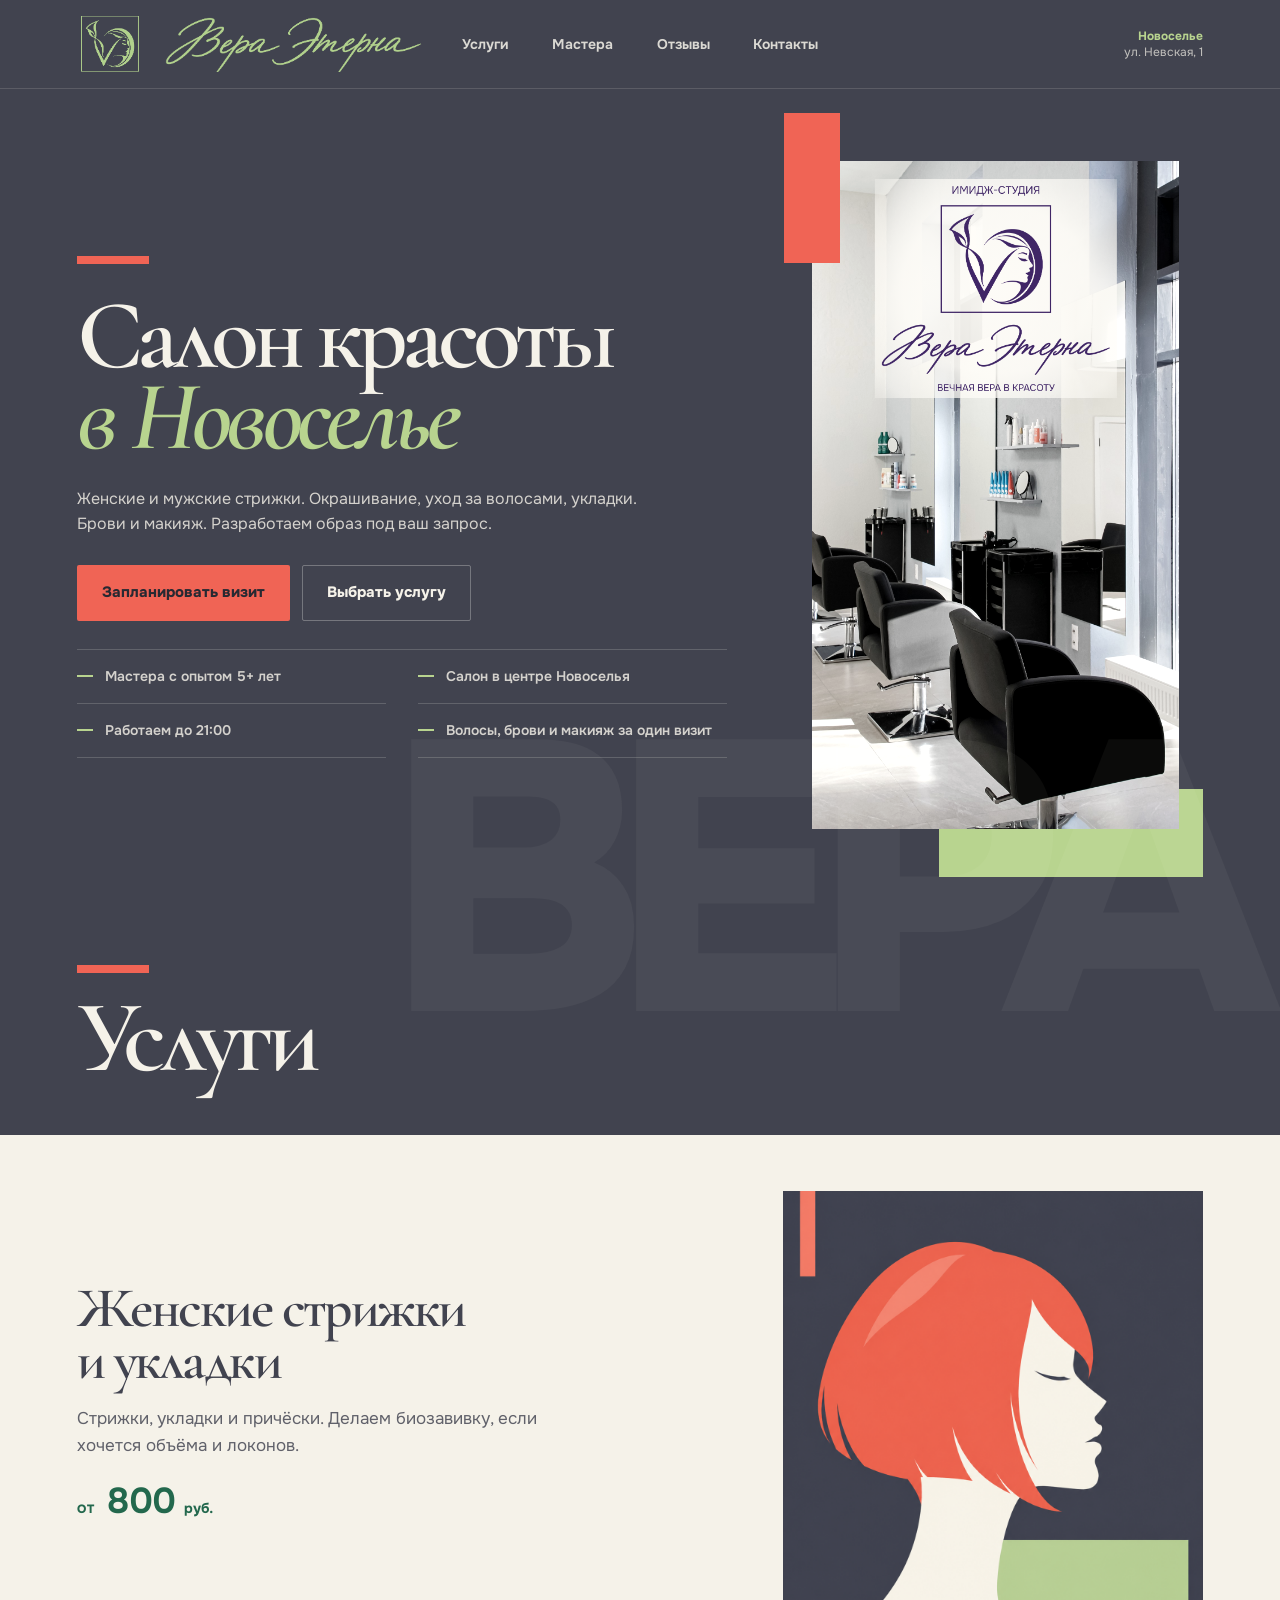
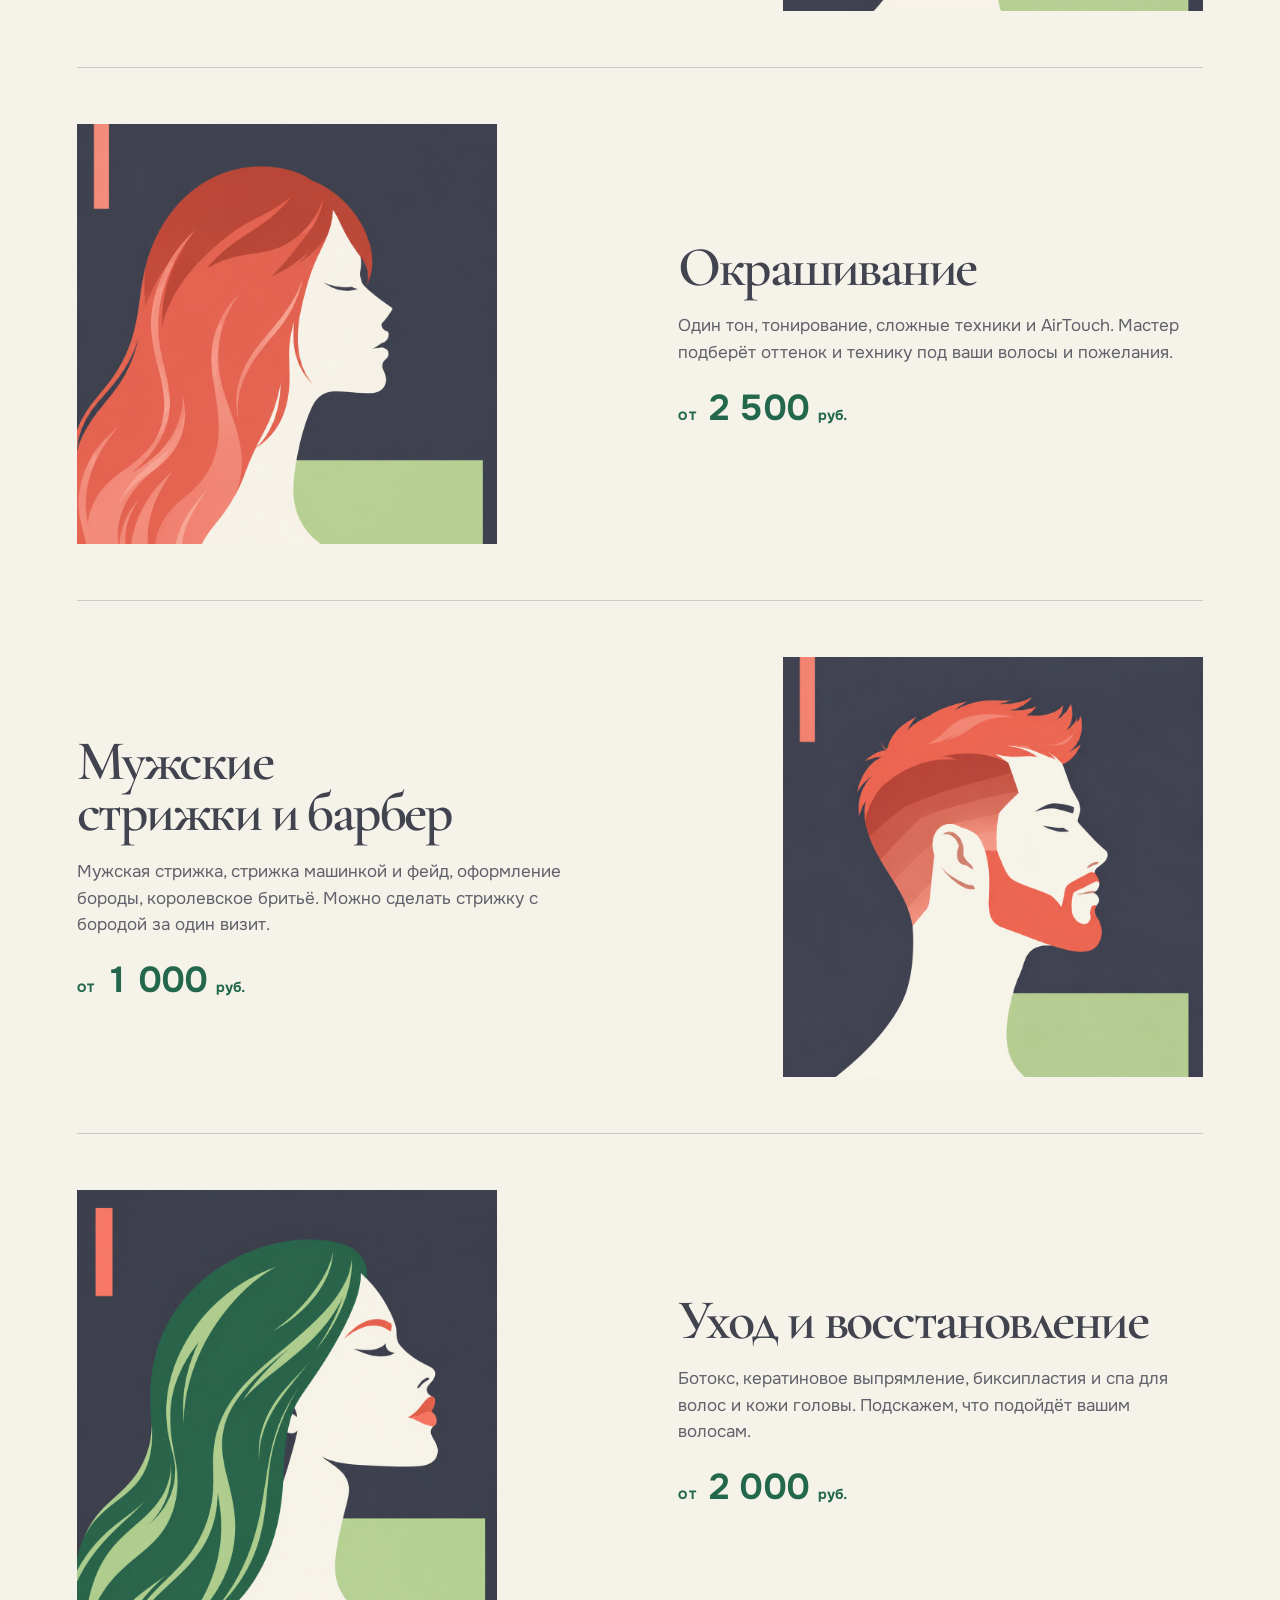
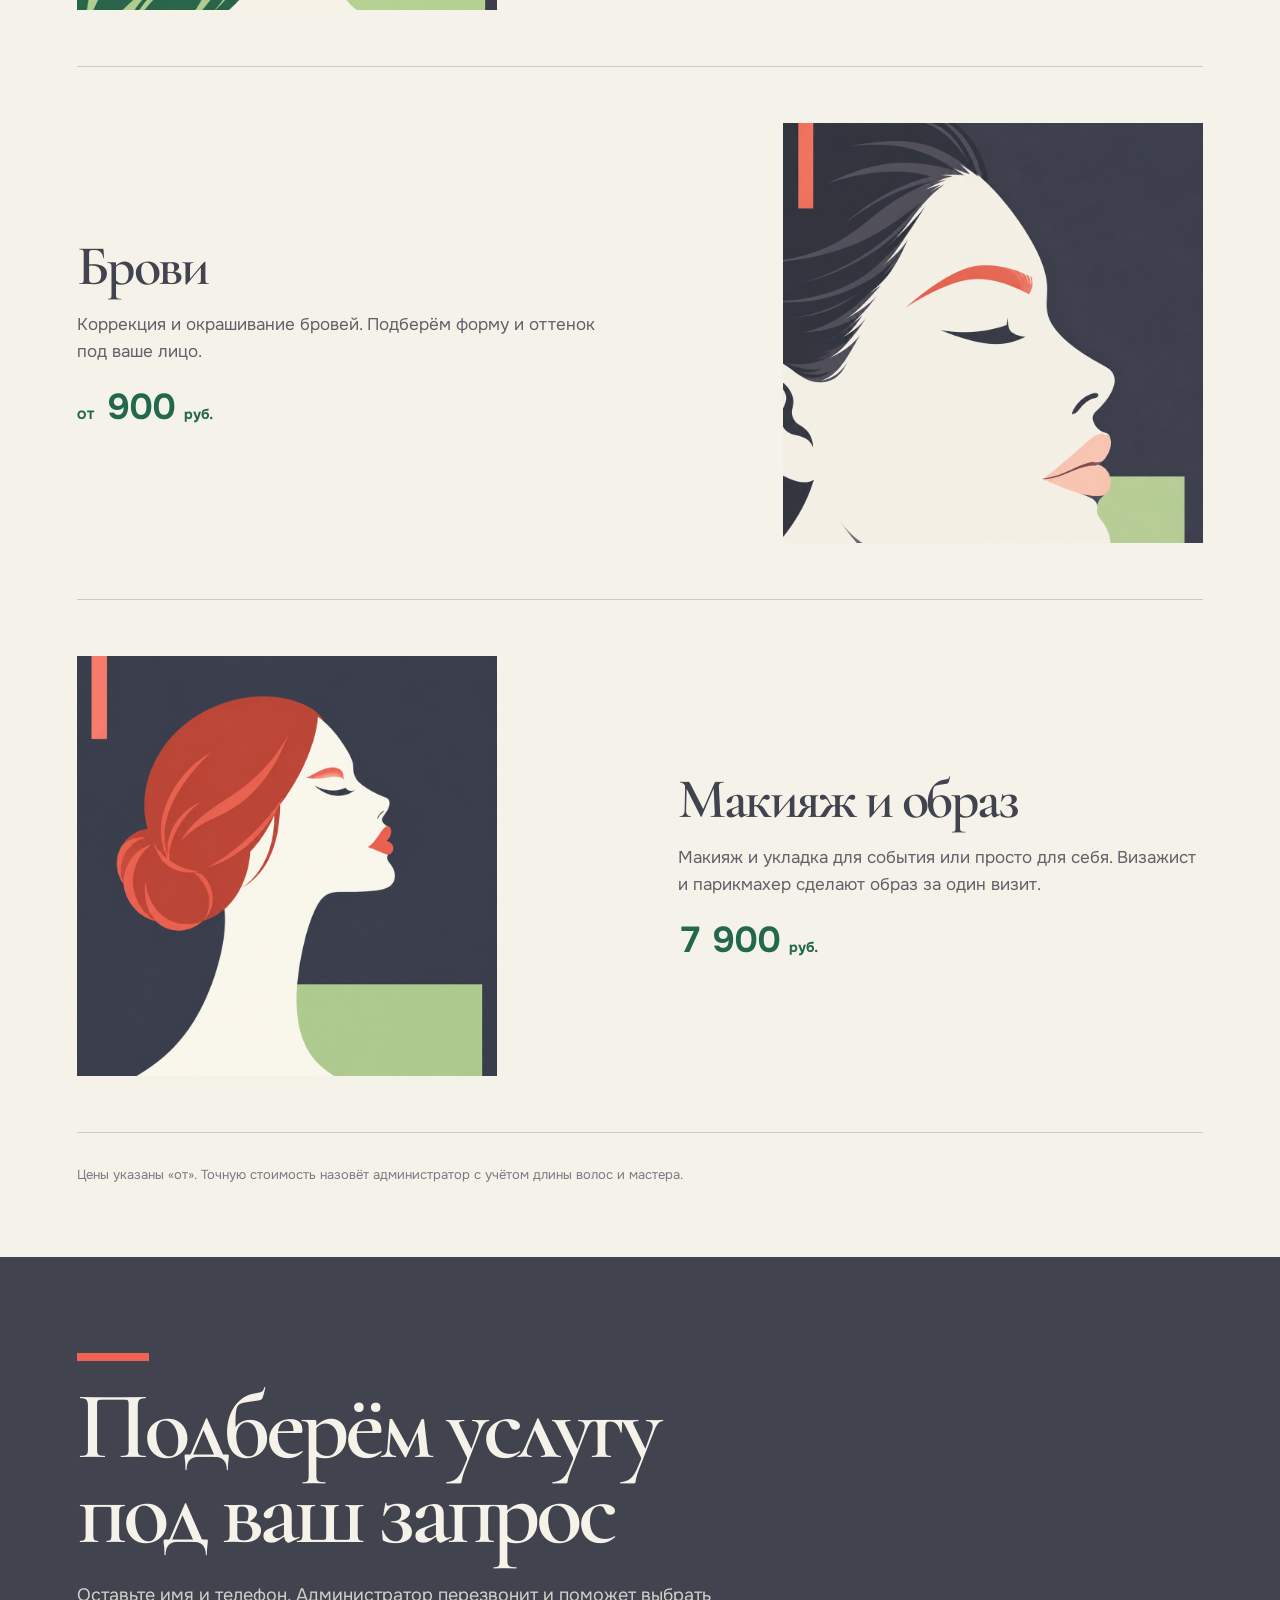
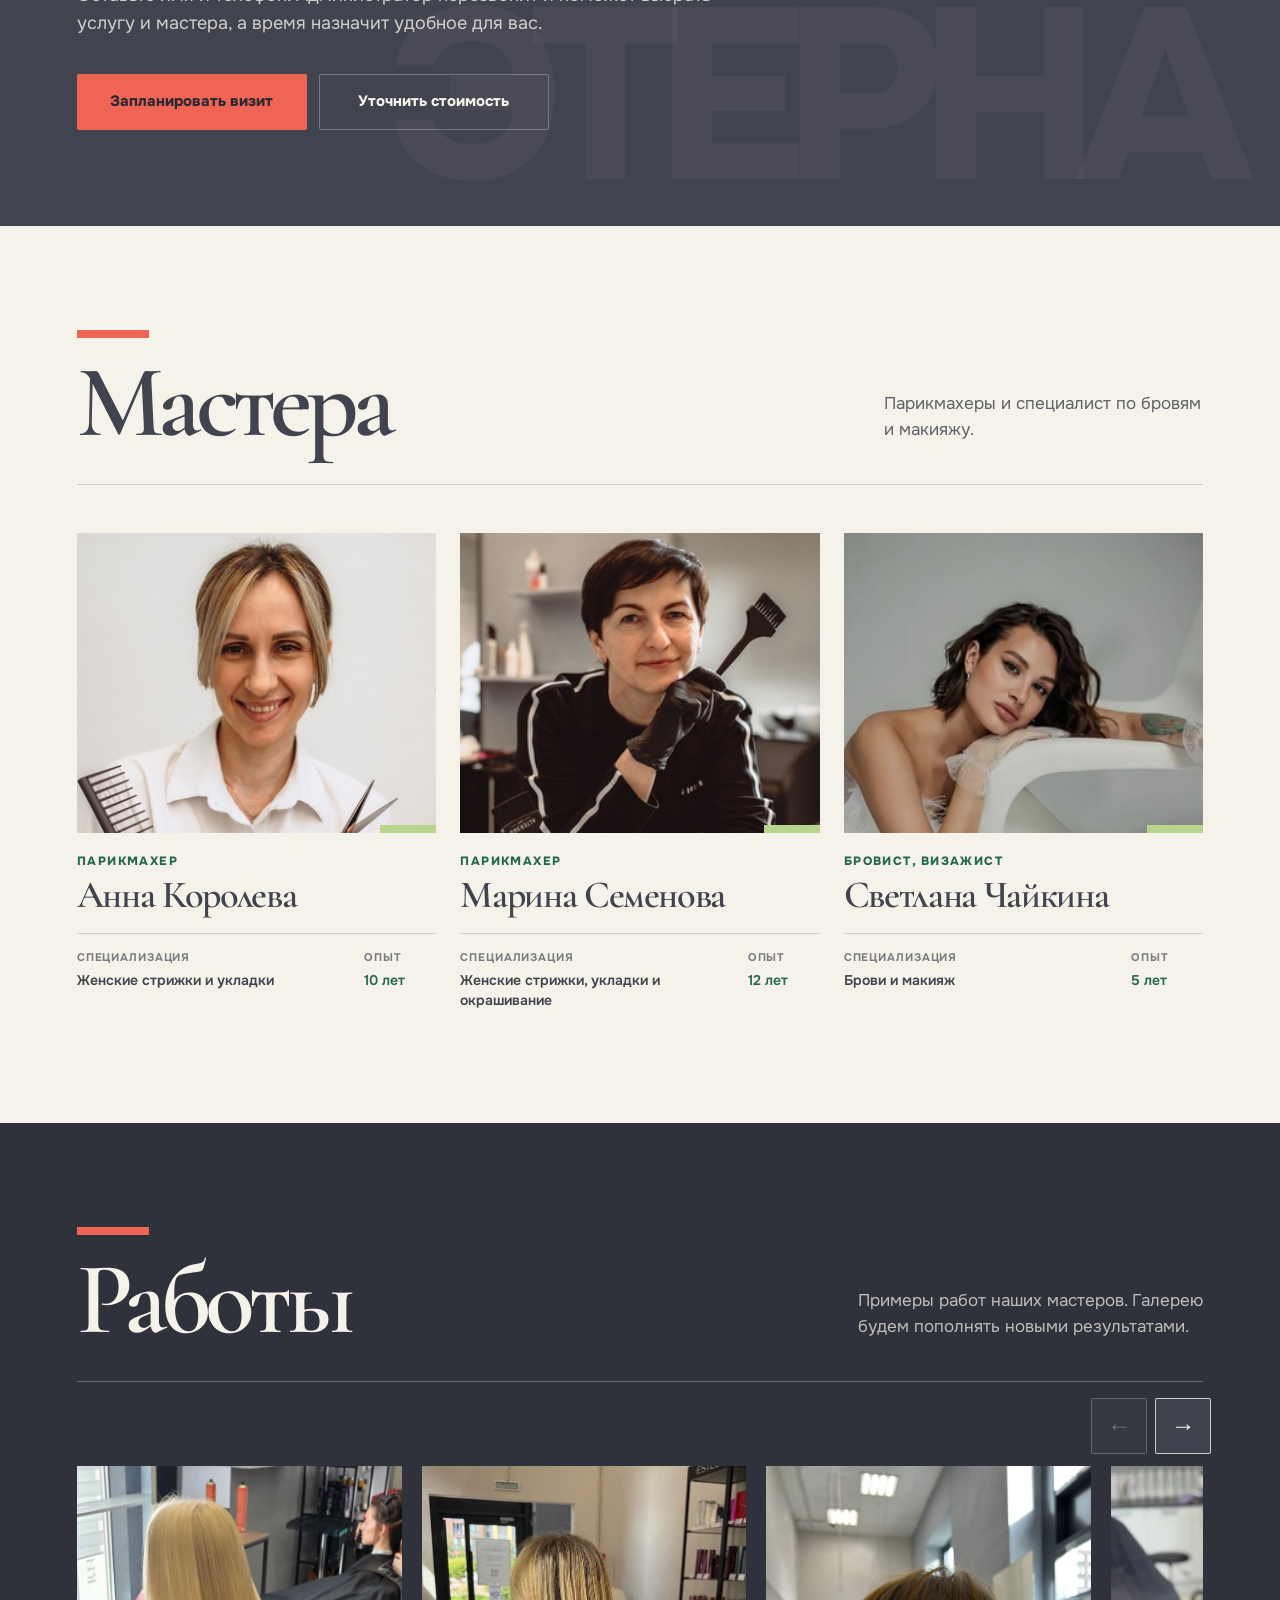
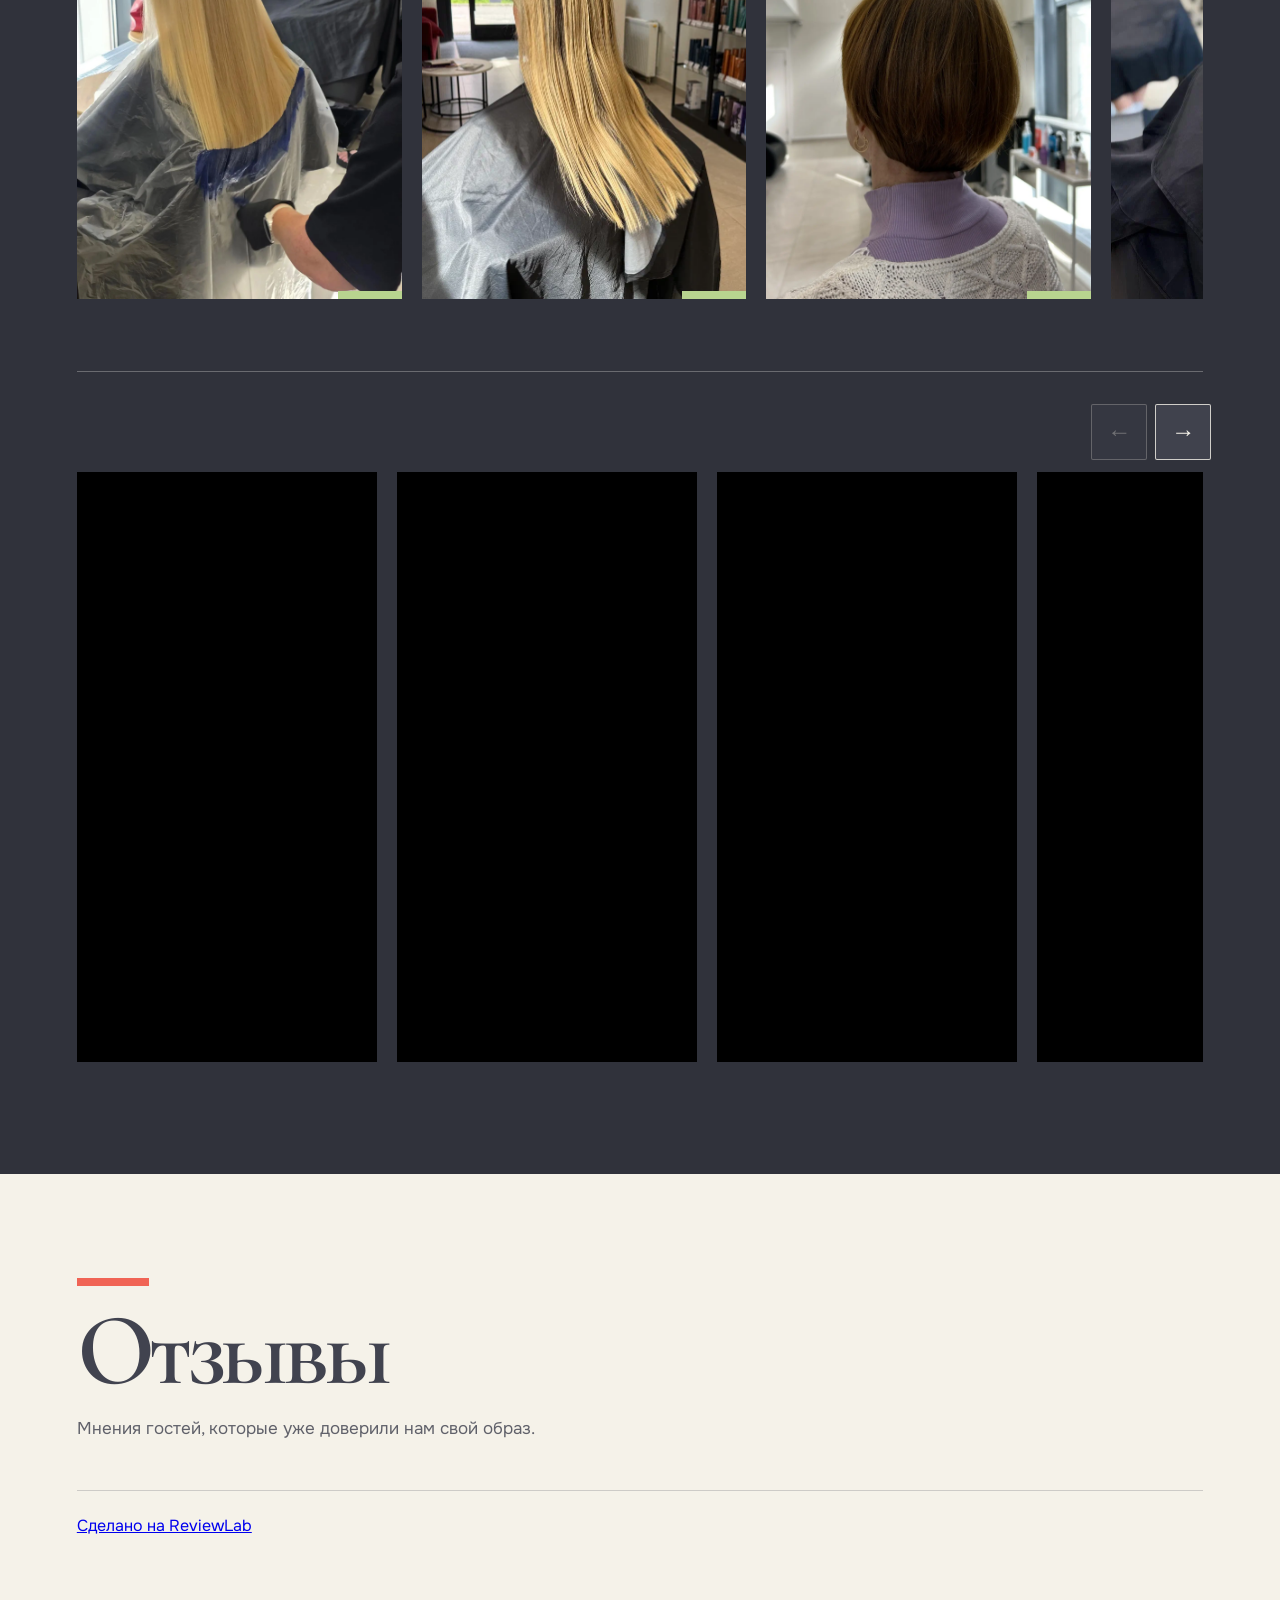
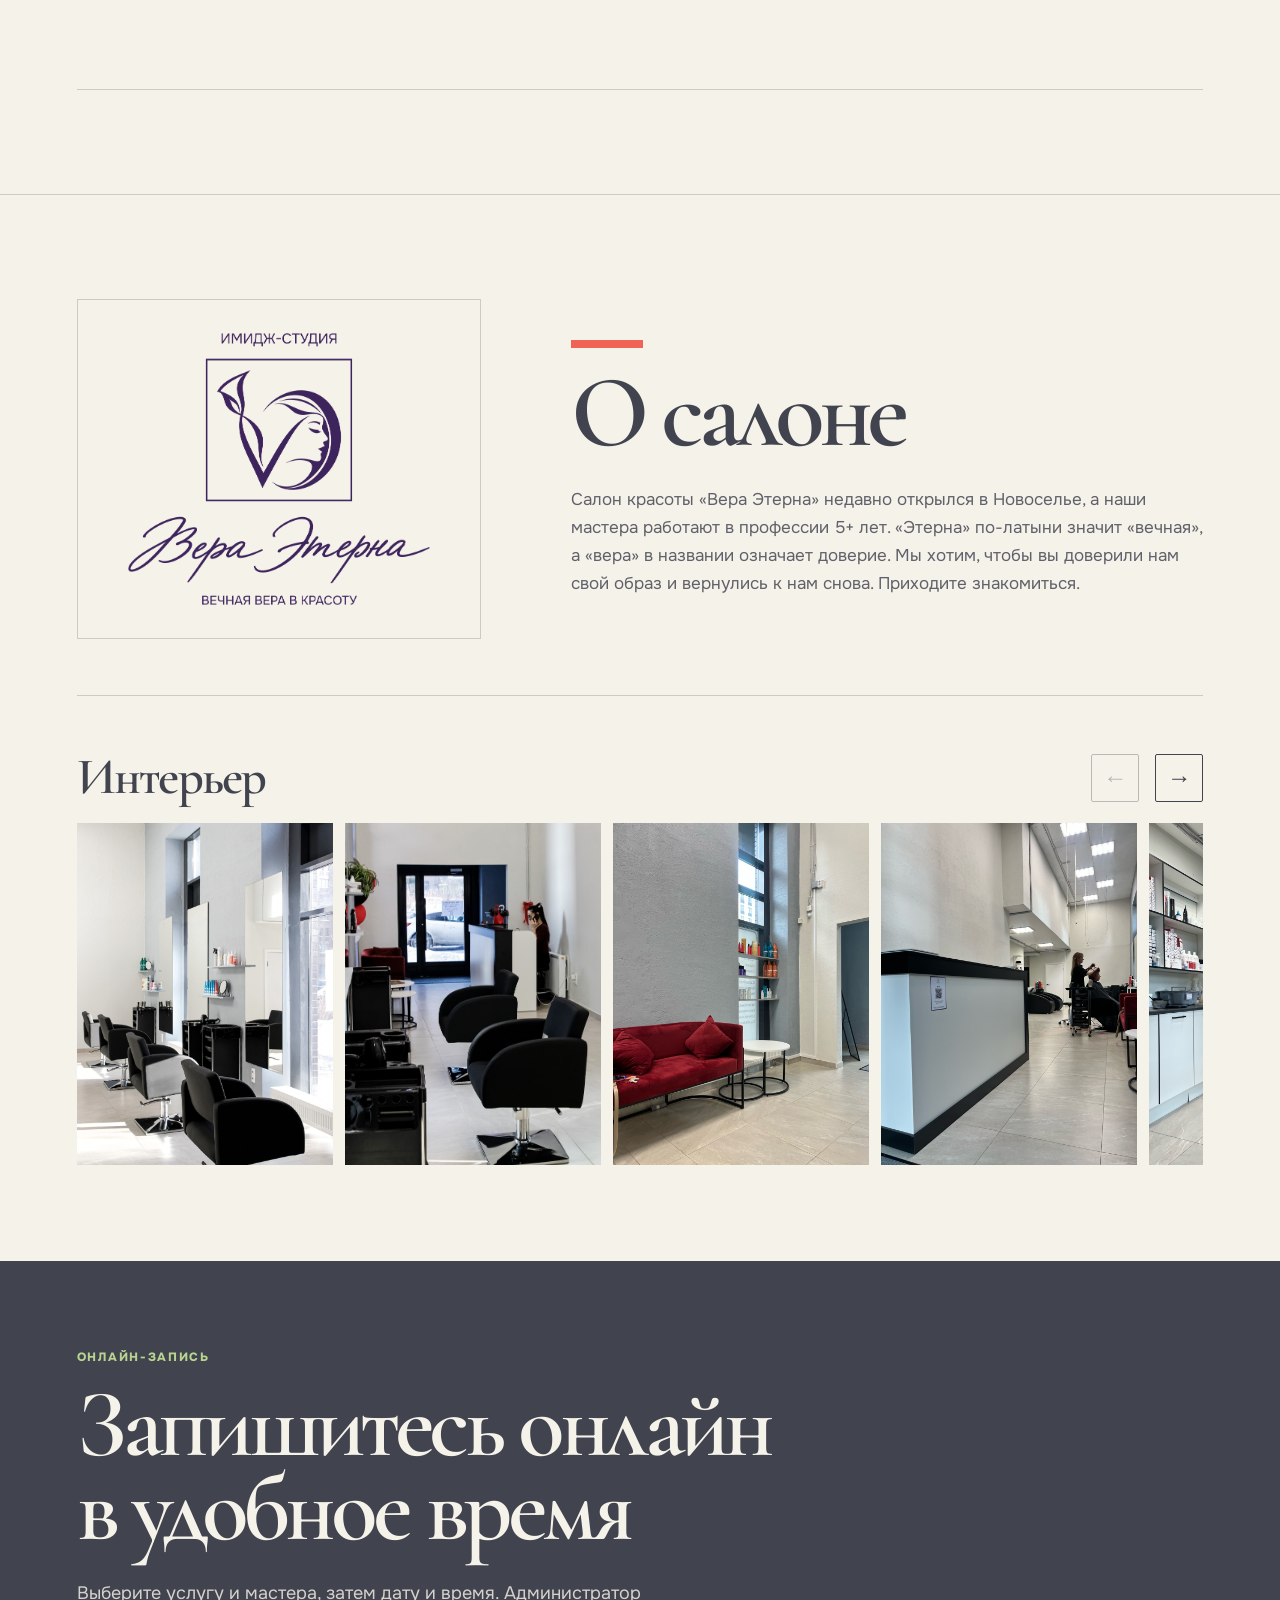
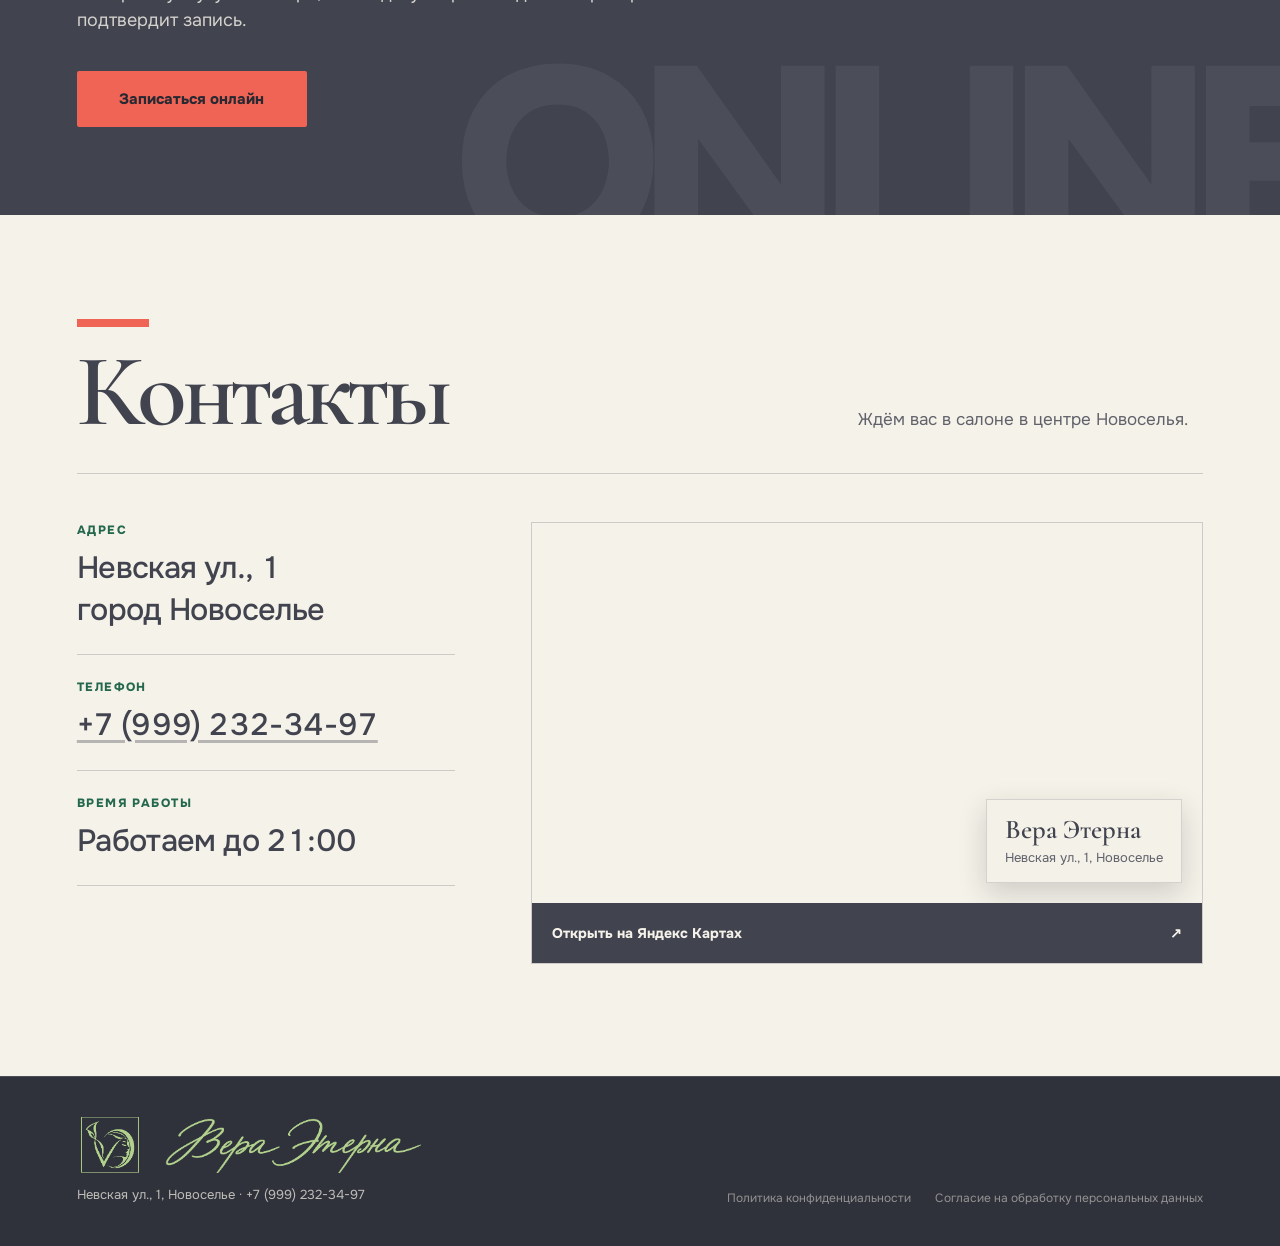
<file: index.html>
<!doctype html>
<html lang="ru">
<head>
  <meta charset="utf-8">
  <meta name="viewport" content="width=device-width, initial-scale=1">
  <meta name="description" content="Салон красоты Вера Этерна в Новоселье: стрижки, окрашивание, уход за волосами, укладки, брови и макияж.">
  <title>Вера Этерна — салон красоты в Новоселье</title>
  <!-- Yandex.Metrika counter -->
  <script>
    (function (m, e, t, r, i, k, a) {
      m[i] = m[i] || function () { (m[i].a = m[i].a || []).push(arguments); };
      m[i].l = 1 * new Date();
      for (var j = 0; j < document.scripts.length; j += 1) { if (document.scripts[j].src === r) { return; } }
      k = e.createElement(t); a = e.getElementsByTagName(t)[0]; k.async = 1; k.src = r; a.parentNode.insertBefore(k, a);
    })(window, document, "script", "https://mc.yandex.ru/metrika/tag.js", "ym");

    ym(112812642, "init", {
      defer: true,
      clickmap: true,
      trackLinks: true,
      accurateTrackBounce: true,
      webvisor: true
    });
  </script>
  <!-- /Yandex.Metrika counter -->
  <link rel="icon" type="image/svg+xml" href="assets/icons/favicon.svg">
  <link rel="stylesheet" href="assets/css/site.css">
  <link rel="stylesheet" href="assets/css/forms.css">
</head>
<body>
  <noscript><div><img src="https://mc.yandex.ru/watch/112812642" style="position:absolute; left:-9999px;" alt=""></div></noscript>
  <a class="skip-link" href="#concept-1">К первому экрану</a>

  <header class="site-header">
    <div class="site-header__inner">
      <div class="site-brand" role="img" aria-label="Вера Этерна">
        <span class="site-logo">
          <img src="assets/images/logo.png" alt="" width="778" height="706">
        </span>
        <span class="site-wordmark">
          <img src="assets/images/logo.png" alt="" width="778" height="706">
        </span>
      </div>
      <nav class="site-nav" aria-label="Основная навигация">
        <a href="#services">Услуги</a>
        <a href="#masters">Мастера</a>
        <a href="#reviews">Отзывы</a>
        <a href="#contacts">Контакты</a>
      </nav>
      <address class="site-address">
        <span>Новоселье</span>
        <span>ул. Невская, 1</span>
      </address>
    </div>
  </header>

  <main>
    <section class="concept concept--editorial" id="concept-1" aria-labelledby="title-1">
      <div class="editorial-layout">
        <div class="editorial-copy">
          <h1 class="hero-title" id="title-1"><span class="hero-title__first-line">Салон красоты</span> <em>в Новоселье</em></h1>
          <p class="hero-text">Женские и мужские стрижки. Окрашивание, уход за волосами, укладки. Брови и макияж. Разработаем образ под ваш запрос.</p>
          <div class="actions">
            <button class="button button--primary" type="button" data-open-form>Запланировать визит</button>
            <a class="button button--secondary" href="#services">Выбрать услугу</a>
          </div>
          <ul class="hero-benefits" aria-label="Преимущества салона">
            <li>
              <span class="benefit-full">Мастера с опытом 5+ лет</span>
              <span class="benefit-mobile"><strong>5+ лет</strong><span>опыт мастеров</span></span>
            </li>
            <li>
              <span class="benefit-full">Салон в центре Новоселья</span>
              <span class="benefit-mobile"><strong>В центре</strong><span>Новоселья</span></span>
            </li>
            <li>
              <span class="benefit-full">Работаем до 21:00</span>
              <span class="benefit-mobile"><strong>До 21:00</strong><span>работаем</span></span>
            </li>
            <li>
              <span class="benefit-full">Волосы, брови и макияж за один визит</span>
              <span class="benefit-mobile"><strong>1 визит</strong><span>волосы, брови, макияж</span></span>
            </li>
          </ul>
        </div>
        <div class="editorial-visual" aria-label="Интерьер салона Вера Этерна">
          <span class="editorial-coral" aria-hidden="true"></span>
          <div class="editorial-photo">
            <img src="assets/images/interior-portrait.jpg" alt="Светлый зал имидж-студии Вера Этерна" width="1583" height="2367">
            <span class="editorial-photo__logo" aria-hidden="true"></span>
          </div>
          <span class="editorial-sage" aria-hidden="true"></span>
        </div>
      </div>
    </section>

    <section class="services" id="services" aria-labelledby="services-title">
      <header class="services-head">
        <div class="services-head__inner">
          <h2 id="services-title">Услуги</h2>
        </div>
      </header>

      <div class="services-body">
        <div class="services-list">
        <article class="service-row">
          <div class="service-copy">
            <h3 class="service-title">Женские стрижки и укладки</h3>
            <p class="service-description">Стрижки, укладки и причёски. Делаем биозавивку, если хочется объёма и локонов.</p>
            <p class="service-price"><span>от</span><strong>800 <small>руб.</small></strong></p>
          </div>
          <figure class="service-media">
            <img src="assets/images/services/womens-cuts.png" alt="Иллюстрация женской стрижки" width="1122" height="1402" loading="lazy" decoding="async">
          </figure>
        </article>

        <article class="service-row">
          <div class="service-copy">
            <h3 class="service-title">Окрашивание</h3>
            <p class="service-description">Один тон, тонирование, сложные техники и AirTouch. Мастер подберёт оттенок и технику под ваши волосы и пожелания.</p>
            <p class="service-price"><span>от</span><strong>2 500 <small>руб.</small></strong></p>
          </div>
          <figure class="service-media">
            <img src="assets/images/services/coloring.png" alt="Иллюстрация окрашивания волос" width="1122" height="1402" loading="lazy" decoding="async">
          </figure>
        </article>

        <article class="service-row">
          <div class="service-copy">
            <h3 class="service-title">Мужские стрижки и барбер</h3>
            <p class="service-description">Мужская стрижка, стрижка машинкой и фейд, оформление бороды, королевское бритьё. Можно сделать стрижку с бородой за один визит.</p>
            <p class="service-price"><span>от</span><strong>1 000 <small>руб.</small></strong></p>
          </div>
          <figure class="service-media">
            <img src="assets/images/services/mens-cut.png" alt="Иллюстрация мужской стрижки и оформления бороды" width="1122" height="1402" loading="lazy" decoding="async">
          </figure>
        </article>

        <article class="service-row">
          <div class="service-copy">
            <h3 class="service-title">Уход и восстановление</h3>
            <p class="service-description">Ботокс, кератиновое выпрямление, биксипластия и спа для волос и кожи головы. Подскажем, что подойдёт вашим волосам.</p>
            <p class="service-price"><span>от</span><strong>2 000 <small>руб.</small></strong></p>
          </div>
          <figure class="service-media">
            <img src="assets/images/services/hair-care.png" alt="Иллюстрация ухода и восстановления волос" width="1122" height="1402" loading="lazy" decoding="async">
          </figure>
        </article>

        <article class="service-row">
          <div class="service-copy">
            <h3 class="service-title">Брови</h3>
            <p class="service-description">Коррекция и окрашивание бровей. Подберём форму и оттенок под ваше лицо.</p>
            <p class="service-price"><span>от</span><strong>900 <small>руб.</small></strong></p>
          </div>
          <figure class="service-media">
            <img src="assets/images/services/brows.png" alt="Иллюстрация оформления бровей" width="1122" height="1402" loading="lazy" decoding="async">
          </figure>
        </article>

        <article class="service-row">
          <div class="service-copy">
            <h3 class="service-title">Макияж и образ</h3>
            <p class="service-description">Макияж и укладка для события или просто для себя. Визажист и парикмахер сделают образ за один визит.</p>
            <p class="service-price service-price--fixed"><strong>7 900 <small>руб.</small></strong></p>
          </div>
          <figure class="service-media">
            <img src="assets/images/services/makeup-look.png" alt="Иллюстрация макияжа и образа" width="1122" height="1402" loading="lazy" decoding="async">
          </figure>
        </article>
        </div>

        <p class="services-note">Цены указаны «от». Точную стоимость назовёт администратор с учётом длины волос и мастера.</p>
      </div>
    </section>

    <section class="request-cta" aria-labelledby="request-cta-title">
      <span class="request-cta__word" aria-hidden="true">ЭТЕРНА</span>
      <div class="request-cta__inner">
        <h2 id="request-cta-title">Подберём услугу<br>под ваш запрос</h2>
        <p class="request-cta__text">Оставьте имя и телефон. Администратор перезвонит и поможет выбрать услугу и мастера, а время назначит удобное для вас.</p>
        <div class="request-cta__actions">
          <button class="button button--primary" type="button" data-open-form>Запланировать визит</button>
          <button class="button button--secondary" type="button" data-open-price-form>Уточнить стоимость</button>
        </div>
      </div>
    </section>

    <section class="masters" id="masters" aria-labelledby="masters-title">
      <header class="masters__header">
        <div class="masters__heading">
          <h2 id="masters-title">Мастера</h2>
        </div>
        <div>
          <p class="masters__intro">Парикмахеры и специалист по бровям и макияжу.</p>
          <p class="masters__hint" aria-hidden="true">Листайте, чтобы увидеть всех →</p>
        </div>
      </header>

      <div class="masters__grid">
        <article class="master-card">
          <figure class="master-card__media"><img src="assets/images/masters/anna-koroleva.jpg" alt="Анна Королева, парикмахер" width="350" height="300" loading="lazy" decoding="async"></figure>
          <div class="master-card__info">
            <p class="master-card__role">Парикмахер</p>
            <h3>Анна Королева</h3>
            <dl class="master-card__facts">
              <div><dt>Специализация</dt><dd>Женские стрижки и укладки</dd></div>
              <div><dt>Опыт</dt><dd>10 лет</dd></div>
            </dl>
          </div>
        </article>

        <article class="master-card">
          <figure class="master-card__media"><img src="assets/images/masters/marina-semenova.jpg" alt="Марина Семенова, парикмахер" width="294" height="300" loading="lazy" decoding="async"></figure>
          <div class="master-card__info">
            <p class="master-card__role">Парикмахер</p>
            <h3>Марина Семенова</h3>
            <dl class="master-card__facts">
              <div><dt>Специализация</dt><dd>Женские стрижки, укладки и окрашивание</dd></div>
              <div><dt>Опыт</dt><dd>12 лет</dd></div>
            </dl>
          </div>
        </article>

        <article class="master-card">
          <figure class="master-card__media"><img src="assets/images/masters/svetlana-chaykina.jpg" alt="Светлана Чайкина, бровист и визажист" width="284" height="300" loading="lazy" decoding="async"></figure>
          <div class="master-card__info">
            <p class="master-card__role">Бровист, визажист</p>
            <h3>Светлана Чайкина</h3>
            <dl class="master-card__facts">
              <div><dt>Специализация</dt><dd>Брови и макияж</dd></div>
              <div><dt>Опыт</dt><dd>5 лет</dd></div>
            </dl>
          </div>
        </article>
      </div>
    </section>
    <section class="works" id="works" aria-labelledby="works-title" data-gallery data-gallery-window>
      <header class="works__header">
        <div class="section-title-wrap">
          <h2 class="section-title" id="works-title">Работы</h2>
        </div>
        <div class="section-side">
          <p class="section-intro">Примеры работ наших мастеров. Галерею будем пополнять новыми результатами.</p>
        </div>
      </header>

      <div class="works__gallery-controls gallery-controls gallery-controls--arrows" data-gallery-controls hidden>
        <button class="gallery-button" type="button" data-gallery-prev aria-label="Предыдущая работа" aria-controls="works-gallery">←</button>
        <button class="gallery-button" type="button" data-gallery-next aria-label="Следующая работа" aria-controls="works-gallery">→</button>
      </div>

      <div class="works__grid" id="works-gallery" data-gallery-track tabindex="0" aria-label="Галерея примеров работ">
        <button class="work-card" type="button" data-lightbox-open="works" aria-haspopup="dialog" aria-controls="works-lightbox" aria-label="Открыть пример работы 1 из 7">
          <img src="assets/images/works/1.webp" alt="Пример работы мастера салона" loading="lazy" decoding="async">
        </button>
        <button class="work-card" type="button" data-lightbox-open="works" aria-haspopup="dialog" aria-controls="works-lightbox" aria-label="Открыть пример работы 2 из 7">
          <img src="assets/images/works/2.webp" alt="Пример работы мастера салона" loading="lazy" decoding="async">
        </button>
        <button class="work-card" type="button" data-lightbox-open="works" aria-haspopup="dialog" aria-controls="works-lightbox" aria-label="Открыть пример работы 3 из 7">
          <img src="assets/images/works/3.webp" alt="Пример работы мастера салона" loading="lazy" decoding="async">
        </button>
        <button class="work-card" type="button" data-lightbox-open="works" aria-haspopup="dialog" aria-controls="works-lightbox" aria-label="Открыть пример работы 4 из 7">
          <img src="assets/images/works/4.webp" alt="Пример работы мастера салона" loading="lazy" decoding="async">
        </button>
        <button class="work-card" type="button" data-lightbox-open="works" aria-haspopup="dialog" aria-controls="works-lightbox" aria-label="Открыть пример работы 5 из 7">
          <img src="assets/images/works/8.webp" alt="Пример работы мастера салона" loading="lazy" decoding="async">
        </button>
        <button class="work-card" type="button" data-lightbox-open="works" aria-haspopup="dialog" aria-controls="works-lightbox" aria-label="Открыть пример работы 6 из 7">
          <img src="assets/images/works/9.webp" alt="Пример работы мастера салона" loading="lazy" decoding="async">
        </button>
        <button class="work-card" type="button" data-lightbox-open="works" aria-haspopup="dialog" aria-controls="works-lightbox" aria-label="Открыть пример работы 7 из 7">
          <img src="assets/images/works/10.webp" alt="Пример работы мастера салона" loading="lazy" decoding="async">
        </button>
      </div>

      <div class="works__videos" data-gallery data-gallery-window>
        <div class="video-gallery__controls gallery-controls gallery-controls--arrows" data-gallery-controls hidden>
          <button class="gallery-button" type="button" data-gallery-prev aria-label="Предыдущее видео" aria-controls="video-gallery">←</button>
          <button class="gallery-button" type="button" data-gallery-next aria-label="Следующее видео" aria-controls="video-gallery">→</button>
        </div>
        <div class="video-gallery__track" id="video-gallery" data-gallery-track tabindex="0" aria-label="Галерея видео работ">
          <article class="video-card">
            <iframe src="https://vk.ru/clip_ext.php?oid=-241382083&id=456239031" title="Видео работы мастера" loading="lazy" allow="encrypted-media; fullscreen; picture-in-picture; screen-wake-lock" allowfullscreen></iframe>
          </article>
          <article class="video-card">
            <iframe src="https://vk.ru/clip_ext.php?oid=-241382083&id=456239023" title="Видео работы мастера" loading="lazy" allow="encrypted-media; fullscreen; picture-in-picture; screen-wake-lock" allowfullscreen></iframe>
          </article>
          <article class="video-card">
            <iframe src="https://vk.ru/clip_ext.php?oid=-241382083&id=456239040" width="363" height="714" style="background-color: #000" allow="autoplay; encrypted-media; fullscreen; picture-in-picture; screen-wake-lock;" frameborder="0" allowfullscreen></iframe>
          </article>
          <article class="video-card">
            <iframe src="https://vk.ru/clip_ext.php?oid=-241382083&id=456239045" title="Видео работы мастера" loading="lazy" allow="autoplay; encrypted-media; fullscreen; picture-in-picture; screen-wake-lock" allowfullscreen></iframe>
          </article>
          <article class="video-card">
            <iframe src="https://vk.ru/clip_ext.php?oid=-241382083&id=456239046" title="Видео работы мастера" loading="lazy" allow="autoplay; encrypted-media; fullscreen; picture-in-picture; screen-wake-lock" allowfullscreen></iframe>
          </article>
          <article class="video-card">
            <iframe src="https://vk.ru/clip_ext.php?oid=-241382083&id=456239036" title="Видео работы мастера" loading="lazy" allow="autoplay; encrypted-media; fullscreen; picture-in-picture; screen-wake-lock" allowfullscreen></iframe>
          </article>
        </div>
      </div>
    </section>

    <section class="reviews" id="reviews" aria-labelledby="reviews-title">
      <div class="reviews__inner">
        <div>
          <div class="section-title-wrap">
            <h2 class="section-title" id="reviews-title">Отзывы</h2>
          </div>
          <p class="reviews__copy">Мнения гостей, которые уже доверили нам свой образ.</p>
        </div>
        <div class="reviews__widget" aria-label="Отзывы гостей">
          <review-lab data-widgetid="6ab38cb05f82ba8701c451e1">
            <a href="https://reviewlab.ru/?utm_source=reviewlab-widget" target="_blank" rel="noopener noreferrer">Сделано на ReviewLab</a>
          </review-lab>
        </div>
      </div>
    </section>

    <section class="about" id="about" aria-labelledby="about-title">
      <div class="about__intro">
        <div class="about__brand" aria-label="Логотип имидж-студии Вера Этерна">
          <img src="assets/images/about-logo-cropped.png" alt="Имидж-студия Вера Этерна — вечная вера в красоту" width="3412" height="3088" loading="lazy" decoding="async">
        </div>
        <div class="about__copy">
          <div class="section-title-wrap">
            <h2 class="section-title" id="about-title">О салоне</h2>
          </div>
          <p class="about__header-text">Салон красоты «Вера Этерна» недавно открылся в Новоселье, а наши мастера работают в профессии 5+ лет. «Этерна» по-латыни значит «вечная», а «вера» в названии означает доверие. Мы хотим, чтобы вы доверили нам свой образ и вернулись к нам снова. Приходите знакомиться.</p>
        </div>
      </div>

      <div class="interior-gallery" data-gallery>
        <div class="interior-gallery__head">
          <h3 class="interior-gallery__title">Интерьер</h3>
          <div class="gallery-controls gallery-controls--arrows" data-gallery-controls>
            <button class="gallery-button" type="button" data-gallery-prev aria-label="Предыдущее фото интерьера" aria-controls="interior-gallery-track">←</button>
            <button class="gallery-button" type="button" data-gallery-next aria-label="Следующее фото интерьера" aria-controls="interior-gallery-track">→</button>
          </div>
        </div>
        <div class="interior-gallery__track" id="interior-gallery-track" data-gallery-track tabindex="0" aria-label="Фотографии интерьера салона">
          <button class="interior-frame" type="button" data-lightbox-open="interior" aria-haspopup="dialog" aria-controls="interior-lightbox" aria-label="Открыть фотографию интерьера"><img src="assets/images/interior/1.jpg" alt="" loading="lazy" decoding="async"></button>
          <button class="interior-frame" type="button" data-lightbox-open="interior" aria-haspopup="dialog" aria-controls="interior-lightbox" aria-label="Открыть фотографию интерьера"><img src="assets/images/interior/2.jpg" alt="" loading="lazy" decoding="async"></button>
          <button class="interior-frame" type="button" data-lightbox-open="interior" aria-haspopup="dialog" aria-controls="interior-lightbox" aria-label="Открыть фотографию интерьера"><img src="assets/images/interior/3.jpg" alt="" loading="lazy" decoding="async"></button>
          <button class="interior-frame" type="button" data-lightbox-open="interior" aria-haspopup="dialog" aria-controls="interior-lightbox" aria-label="Открыть фотографию интерьера"><img src="assets/images/interior/4.jpg" alt="" loading="lazy" decoding="async"></button>
          <button class="interior-frame" type="button" data-lightbox-open="interior" aria-haspopup="dialog" aria-controls="interior-lightbox" aria-label="Открыть фотографию интерьера"><img src="assets/images/interior/5.jpg" alt="" loading="lazy" decoding="async"></button>
          <button class="interior-frame" type="button" data-lightbox-open="interior" aria-haspopup="dialog" aria-controls="interior-lightbox" aria-label="Открыть фотографию интерьера"><img src="assets/images/interior/6.jpg" alt="" loading="lazy" decoding="async"></button>
          <button class="interior-frame" type="button" data-lightbox-open="interior" aria-haspopup="dialog" aria-controls="interior-lightbox" aria-label="Открыть фотографию интерьера"><img src="assets/images/interior/7.jpg" alt="" loading="lazy" decoding="async"></button>
          <button class="interior-frame" type="button" data-lightbox-open="interior" aria-haspopup="dialog" aria-controls="interior-lightbox" aria-label="Открыть фотографию интерьера"><img src="assets/images/interior/8.jpg" alt="" loading="lazy" decoding="async"></button>
          <button class="interior-frame" type="button" data-lightbox-open="interior" aria-haspopup="dialog" aria-controls="interior-lightbox" aria-label="Открыть фотографию интерьера"><img src="assets/images/interior/9.jpg" alt="" loading="lazy" decoding="async"></button>
        </div>
      </div>
    </section>

    <section class="booking-cta" aria-labelledby="booking-title">
      <div class="booking-cta__inner">
        <p class="booking-cta__eyebrow">Онлайн-запись</p>
        <h2 id="booking-title">Запишитесь онлайн в удобное время</h2>
        <p class="booking-cta__text">Выберите услугу и мастера, затем дату и время. Администратор подтвердит запись.</p>
        <a class="button button--primary" href="https://booking.vera-eterna.ru/online/" data-booking-link>Записаться онлайн</a>
      </div>
    </section>

    <section class="contacts" id="contacts" aria-labelledby="contacts-title">
      <header class="contacts__header">
        <div class="section-title-wrap">
          <h2 class="section-title" id="contacts-title">Контакты</h2>
        </div>
        <p class="section-intro contacts__intro">Ждём вас в салоне в центре Новоселья.</p>
      </header>

      <div class="contacts__grid">
        <dl class="contact-list">
          <div class="contact-list__item">
            <dt>Адрес</dt>
            <dd>Невская ул., 1<br>город Новоселье</dd>
          </div>
          <div class="contact-list__item contact-list__item--phone">
            <dt>Телефон</dt>
            <dd><a href="tel:+79992323497">+7 (999) 232-34-97</a></dd>
          </div>
          <div class="contact-list__item">
            <dt>Время работы</dt>
            <dd>Работаем до 21:00</dd>
          </div>
        </dl>

        <div class="contact-map">
          <div class="contact-map__body">
            <iframe class="contact-map__frame" src="https://www.openstreetmap.org/export/embed.html?bbox=30.078378%2C59.806423%2C30.084328%2C59.809823&amp;layer=mapnik&amp;marker=59.808123%2C30.081353" title="Вера Этерна на карте" loading="lazy"></iframe>
            <div class="contact-map__card">
              <strong>Вера Этерна</strong>
              <span>Невская ул., 1, Новоселье</span>
            </div>
          </div>
          <a class="contact-map__link" href="https://yandex.ru/maps/org/vera_eterna/77505372132/">Открыть на Яндекс Картах <span aria-hidden="true">↗</span></a>
        </div>
      </div>
    </section>
  </main>

  <footer class="site-footer">
    <div class="site-footer__inner">
      <div>
        <div class="site-brand site-footer__brand" role="img" aria-label="Вера Этерна">
          <span class="site-logo">
            <img src="assets/images/logo.png" alt="" width="778" height="706" loading="lazy" decoding="async">
          </span>
          <span class="site-wordmark">
            <img src="assets/images/logo.png" alt="" width="778" height="706" loading="lazy" decoding="async">
          </span>
        </div>
        <p class="site-footer__meta">Невская ул., 1, Новоселье · +7 (999) 232-34-97</p>
      </div>
      <div class="site-footer__legal" aria-label="Юридическая информация">
        <span>Политика конфиденциальности</span>
        <span>Согласие на обработку персональных данных</span>
      </div>
    </div>
  </footer>

  <dialog class="lightbox lightbox--works" id="works-lightbox" data-lightbox="works" aria-labelledby="works-lightbox-title">
    <div class="lightbox__shell">
      <header class="lightbox__header lightbox__header--no-count">
        <h2 class="lightbox__title" id="works-lightbox-title">Работы мастеров</h2>
        <button class="lightbox__close" type="button" data-lightbox-close aria-label="Закрыть полноэкранный просмотр">×</button>
      </header>
      <div class="lightbox__stage" data-lightbox-stage>
        <button class="lightbox__control lightbox__control--prev" type="button" data-lightbox-prev aria-label="Предыдущая работа">←</button>
        <figure class="lightbox__figure">
          <p class="lightbox__loading" data-lightbox-loading role="status">Загрузка фото…</p>
          <img class="lightbox__image" data-lightbox-image src="assets/images/works/1.webp" alt="Пример работы мастера салона">
        </figure>
        <button class="lightbox__control lightbox__control--next" type="button" data-lightbox-next aria-label="Следующая работа">→</button>
      </div>
    </div>
  </dialog>

  <dialog class="lightbox" id="interior-lightbox" data-lightbox="interior" aria-labelledby="interior-lightbox-title">
    <div class="lightbox__shell">
      <header class="lightbox__header lightbox__header--no-count">
        <h2 class="lightbox__title" id="interior-lightbox-title">Интерьер салона</h2>
        <button class="lightbox__close" type="button" data-lightbox-close aria-label="Закрыть полноэкранный просмотр">×</button>
      </header>
      <div class="lightbox__stage" data-lightbox-stage>
        <button class="lightbox__control lightbox__control--prev" type="button" data-lightbox-prev aria-label="Предыдущее фото">←</button>
        <figure class="lightbox__figure">
          <p class="lightbox__loading" data-lightbox-loading role="status">Загрузка фото…</p>
          <img class="lightbox__image" data-lightbox-image src="assets/images/interior/1.jpg" alt="Интерьер салона Вера Этерна">
        </figure>
        <button class="lightbox__control lightbox__control--next" type="button" data-lightbox-next aria-label="Следующее фото">→</button>
      </div>
    </div>
  </dialog>

  <div class="quick-actions" data-quick-actions>
    <div class="quick-actions__menu" id="quick-actions-menu" aria-label="Выберите действие">
      <button class="button button--primary quick-actions__option" type="button" data-open-form>Запланировать визит</button>
      <button class="button button--secondary quick-actions__option" type="button" data-open-price-form>Уточнить стоимость</button>
    </div>
    <button class="button button--primary quick-actions__trigger" type="button" aria-expanded="false" aria-controls="quick-actions-menu" data-quick-actions-trigger>Записаться</button>
  </div>

  <dialog id="visit-form" aria-labelledby="visit-form-title">
    <div class="dialog-content">
      <button class="dialog-close" type="button" data-close-form aria-label="Закрыть форму">×</button>
      <h2 id="visit-form-title">Запланировать<br>визит</h2>
      <p>Оставьте контакты, и администратор поможет выбрать время.</p>
      <form id="lead-form">
        <label class="form-row">Имя<input name="name" autocomplete="name" placeholder="Как к вам обращаться"></label>
        <label class="form-row">Телефон<input required name="phone" autocomplete="tel" inputmode="tel" placeholder="+7 (___) ___-__-__"></label>
        <label class="form-row">Услуга, если уже выбрали
          <select name="service">
            <option value="">Поможет администратор</option>
            <option>Стрижка или укладка</option>
            <option>Окрашивание</option>
            <option>Уход за волосами</option>
            <option>Брови или макияж</option>
          </select>
        </label>
        <button class="button button--primary" type="submit">Запланировать визит</button>
        <p class="form-consent">Нажимая на кнопку «Запланировать визит», вы соглашаетесь с Политикой обработки персональных данных.</p>
      </form>
    </div>
  </dialog>

  <dialog id="price-form" aria-labelledby="price-form-title">
    <div class="dialog-content">
      <button class="dialog-close" type="button" data-close-price-form aria-label="Закрыть форму">×</button>
      <h2 id="price-form-title">Уточнить<br>стоимость</h2>
      <p>Оставьте контакты, и администратор подскажет точную стоимость услуги.</p>
      <form id="price-lead-form">
        <label class="form-row">Имя<input name="name" autocomplete="name" placeholder="Как к вам обращаться"></label>
        <label class="form-row">Телефон<input required name="phone" autocomplete="tel" inputmode="tel" placeholder="+7 (___) ___-__-__"></label>
        <label class="form-row">Услуга, стоимость которой хотите уточнить
          <select name="service">
            <option value="">Поможет администратор</option>
            <option>Стрижка или укладка</option>
            <option>Окрашивание</option>
            <option>Уход за волосами</option>
            <option>Брови или макияж</option>
          </select>
        </label>
        <button class="button button--primary" type="submit">Уточнить стоимость</button>
        <p class="form-consent">Нажимая на кнопку «Уточнить стоимость», вы соглашаетесь с Политикой обработки персональных данных.</p>
      </form>
    </div>
  </dialog>

  <script src="https://app.reviewlab.ru/widget/index-es2015.js" defer></script>
  <script src="assets/js/attribution.js" defer></script>
  <script src="assets/js/site.js" defer></script>
  <script src="assets/js/lead-forms.js" defer></script>
</body>
</html>
</file>
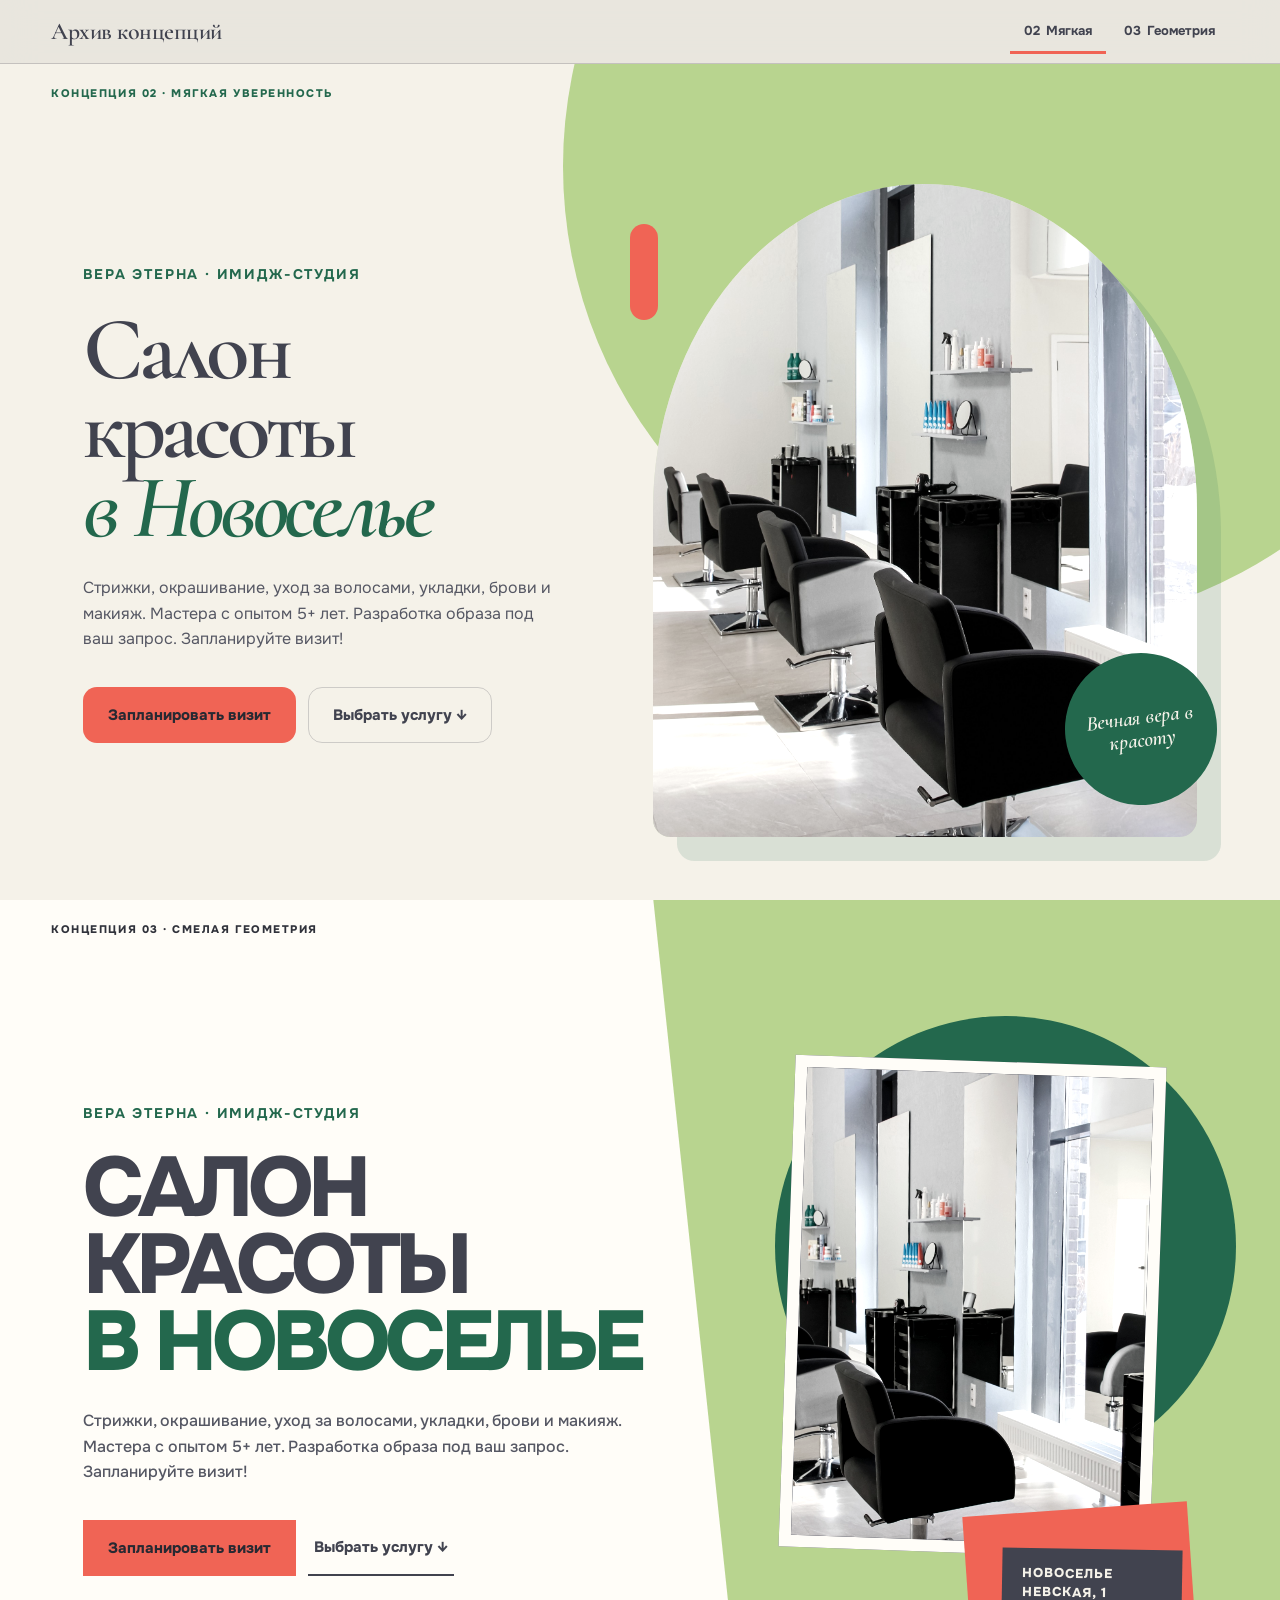
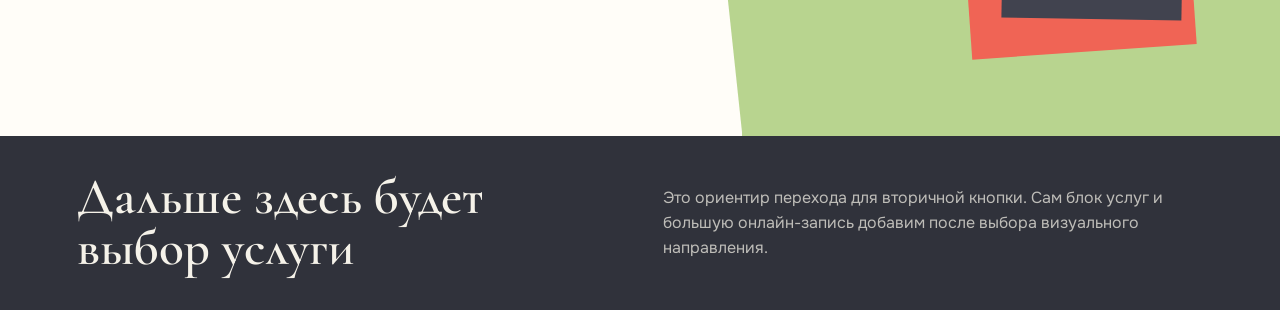
<file: hero-alternatives.html>
<!doctype html>
<html lang="ru">
<head>
  <meta charset="utf-8">
  <meta name="viewport" content="width=device-width, initial-scale=1">
  <meta name="description" content="Архив двух альтернативных концепций первого экрана имидж-студии Вера Этерна.">
  <title>Вера Этерна — архив концепций 02 и 03</title>
  <style>
    @font-face {
      font-family: "Onest";
      font-style: normal;
      font-weight: 400 800;
      font-display: swap;
      src: url("assets/fonts/onest-cyrillic.woff2") format("woff2");
      unicode-range: U+0301, U+0400-045F, U+0490-0491, U+04B0-04B1, U+2116;
    }
    @font-face {
      font-family: "Onest";
      font-style: normal;
      font-weight: 400 800;
      font-display: swap;
      src: url("assets/fonts/onest-latin.woff2") format("woff2");
      unicode-range: U+0000-00FF, U+0131, U+0152-0153, U+02BB-02BC, U+02C6, U+02DA, U+02DC, U+0304, U+0308, U+0329, U+2000-206F, U+20AC, U+2122, U+2191, U+2193, U+2212, U+2215, U+FEFF, U+FFFD;
    }
    @font-face {
      font-family: "Cormorant Garamond";
      font-style: normal;
      font-weight: 600;
      font-display: swap;
      src: url("assets/fonts/cormorant-600-cyrillic.woff2") format("woff2");
      unicode-range: U+0301, U+0400-045F, U+0490-0491, U+04B0-04B1, U+2116;
    }
    @font-face {
      font-family: "Cormorant Garamond";
      font-style: normal;
      font-weight: 600;
      font-display: swap;
      src: url("assets/fonts/cormorant-600-latin.woff2") format("woff2");
      unicode-range: U+0000-00FF, U+0131, U+0152-0153, U+02BB-02BC, U+02C6, U+02DA, U+02DC, U+0304, U+0308, U+0329, U+2000-206F, U+20AC, U+2122, U+2191, U+2193, U+2212, U+2215, U+FEFF, U+FFFD;
    }
    @font-face {
      font-family: "Cormorant Garamond";
      font-style: italic;
      font-weight: 600;
      font-display: swap;
      src: url("assets/fonts/cormorant-600-italic-cyrillic.woff2") format("woff2");
      unicode-range: U+0301, U+0400-045F, U+0490-0491, U+04B0-04B1, U+2116;
    }
    @font-face {
      font-family: "Cormorant Garamond";
      font-style: italic;
      font-weight: 600;
      font-display: swap;
      src: url("assets/fonts/cormorant-600-italic-latin.woff2") format("woff2");
      unicode-range: U+0000-00FF, U+0131, U+0152-0153, U+02BB-02BC, U+02C6, U+02DA, U+02DC, U+0304, U+0308, U+0329, U+2000-206F, U+20AC, U+2122, U+2191, U+2193, U+2212, U+2215, U+FEFF, U+FFFD;
    }

    :root {
      --ink: #41434f;
      --ink-deep: #30323b;
      --sage: #b8d48f;
      --sage-pale: #dce8c8;
      --coral: #f06455;
      --coral-hover: #f47b6f;
      --forest: #23684d;
      --action-ink: #272932;
      --cream: #f5f2e9;
      --paper: #fffdf8;
      --white: #ffffff;
      --line-dark: rgba(65, 67, 79, .22);
      --line-light: rgba(255, 253, 248, .28);
      --preview-height: 64px;
      --ease: cubic-bezier(.22, 1, .36, 1);
    }

    * { box-sizing: border-box; }
    html { scroll-behavior: smooth; }
    body {
      margin: 0;
      min-width: 320px;
      color: var(--ink);
      background: var(--ink-deep);
      font-family: Onest, Arial, sans-serif;
    }
    button, input, select { font: inherit; }
    button, a { -webkit-tap-highlight-color: transparent; }
    button { cursor: pointer; }
    img { display: block; max-width: 100%; }

    .skip-link {
      position: fixed;
      z-index: 100;
      top: 8px;
      left: 8px;
      padding: 12px 16px;
      color: var(--paper);
      background: var(--forest);
      transform: translateY(-150%);
    }
    .skip-link:focus { transform: translateY(0); }

    .concept-nav {
      position: sticky;
      z-index: 20;
      top: 0;
      min-height: var(--preview-height);
      display: flex;
      align-items: center;
      justify-content: space-between;
      gap: 32px;
      padding: 8px clamp(20px, 4vw, 64px);
      color: var(--ink);
      background: rgba(245, 242, 233, .94);
      border-bottom: 1px solid var(--line-dark);
      backdrop-filter: blur(18px);
    }
    .concept-nav__brand {
      flex: 0 0 auto;
      font-family: "Cormorant Garamond", Georgia, serif;
      font-size: 24px;
      font-weight: 600;
      letter-spacing: -.02em;
    }
    .concept-nav__links {
      display: flex;
      align-items: center;
      gap: 4px;
    }
    .concept-nav a {
      min-height: 44px;
      display: inline-flex;
      align-items: center;
      gap: 6px;
      padding: 0 14px;
      color: var(--ink);
      font-size: 13px;
      font-weight: 700;
      text-decoration: none;
      border-bottom: 3px solid transparent;
    }
    .concept-nav a:hover,
    .concept-nav a[aria-current="true"] { border-color: var(--coral); }
    .concept-nav a:focus-visible,
    .button:focus-visible,
    .dialog-close:focus-visible,
    input:focus-visible,
    select:focus-visible {
      outline: 3px solid var(--coral);
      outline-offset: 3px;
    }

    .concept {
      position: relative;
      min-height: calc(100svh - var(--preview-height));
      overflow: hidden;
      isolation: isolate;
      scroll-margin-top: var(--preview-height);
    }
    .concept-label {
      position: absolute;
      z-index: 7;
      top: 24px;
      left: clamp(20px, 4vw, 64px);
      margin: 0;
      font-size: 11px;
      font-weight: 800;
      line-height: 1;
      letter-spacing: .14em;
      text-transform: uppercase;
    }
    .brandline {
      margin: 0 0 28px;
      font-size: 14px;
      font-weight: 700;
      letter-spacing: .13em;
      text-transform: uppercase;
    }
    .hero-title {
      margin: 0;
      text-wrap: balance;
    }
    .hero-text {
      max-width: 590px;
      margin: 28px 0 0;
      font-size: clamp(16px, 1.25vw, 19px);
      line-height: 1.58;
    }
    .actions {
      display: flex;
      flex-wrap: wrap;
      align-items: center;
      gap: 12px;
      margin-top: 36px;
    }
    .button {
      min-height: 56px;
      display: inline-flex;
      align-items: center;
      justify-content: center;
      padding: 0 24px;
      font-size: 15px;
      font-weight: 750;
      line-height: 1;
      text-decoration: none;
      border: 1px solid transparent;
      transition: color .25s var(--ease), background .25s var(--ease), border-color .25s var(--ease), transform .25s var(--ease);
    }
    .button:hover { transform: translateY(-2px); }
    .button--primary { color: var(--action-ink); background: var(--coral); }
    .button--primary:hover { background: var(--coral-hover); }

    /* Concept 01 — Editorial studio */
    .concept--editorial { color: var(--cream); background: var(--ink); }
    .concept--editorial::before {
      position: absolute;
      z-index: -1;
      right: -2vw;
      bottom: -9vw;
      content: "ВЕРА";
      color: rgba(245, 242, 233, .045);
      font-family: Onest, Arial, sans-serif;
      font-size: clamp(160px, 30vw, 470px);
      font-weight: 800;
      line-height: .75;
      letter-spacing: -.1em;
      pointer-events: none;
    }
    .concept--editorial .concept-label { color: var(--sage); }
    .editorial-layout {
      min-height: calc(100svh - var(--preview-height));
      display: grid;
      grid-template-columns: minmax(0, 1.2fr) minmax(390px, .8fr);
      align-items: stretch;
    }
    .editorial-copy {
      position: relative;
      z-index: 3;
      align-self: center;
      padding: 104px clamp(32px, 5.7vw, 92px) 64px;
    }
    .editorial-copy::before {
      width: 72px;
      height: 8px;
      display: block;
      margin-bottom: 32px;
      content: "";
      background: var(--coral);
    }
    .concept--editorial .brandline { color: var(--sage); }
    .concept--editorial .hero-title {
      max-width: 820px;
      font-family: "Cormorant Garamond", Georgia, serif;
      font-size: clamp(68px, 7.7vw, 124px);
      font-weight: 600;
      line-height: .82;
      letter-spacing: -.055em;
    }
    .concept--editorial .hero-title em {
      display: block;
      color: var(--sage);
      font-weight: 600;
    }
    .concept--editorial .hero-text { color: rgba(245, 242, 233, .82); }
    .concept--editorial .button { border-radius: 2px; }
    .concept--editorial .button--secondary { color: var(--cream); border-color: var(--line-light); }
    .concept--editorial .button--secondary:hover { color: var(--ink); background: var(--sage); border-color: var(--sage); }
    .editorial-visual {
      position: relative;
      min-height: 620px;
      margin: 24px 24px 24px 0;
    }
    .editorial-photo {
      position: absolute;
      inset: 48px 0 48px 0;
      overflow: hidden;
      background: var(--ink-deep);
    }
    .editorial-photo img {
      width: 100%;
      height: 100%;
      object-fit: cover;
      object-position: 56% center;
      filter: saturate(.78) contrast(1.04);
      transition: transform .8s var(--ease), filter .8s var(--ease);
    }
    .concept--editorial:hover .editorial-photo img { transform: scale(1.018); filter: saturate(.9) contrast(1.03); }
    .editorial-slab {
      position: absolute;
      z-index: 2;
      right: -24px;
      bottom: 0;
      width: min(82%, 380px);
      min-height: 104px;
      display: flex;
      align-items: center;
      justify-content: space-between;
      gap: 24px;
      padding: 24px 32px;
      color: var(--ink);
      background: var(--sage);
    }
    .editorial-slab strong { font-size: 16px; }
    .editorial-slab span { font-size: 12px; line-height: 1.4; text-align: right; }
    .editorial-coral {
      position: absolute;
      z-index: 3;
      top: 0;
      left: -28px;
      width: 56px;
      height: 150px;
      background: var(--coral);
    }

    /* Concept 02 — Soft confidence */
    .concept--calm { color: var(--ink); background: var(--cream); }
    .concept--calm::before {
      position: absolute;
      z-index: -1;
      top: -28vw;
      right: -16vw;
      width: min(72vw, 1040px);
      aspect-ratio: 1;
      content: "";
      background: var(--sage);
      border-radius: 50%;
    }
    .concept--calm .concept-label { color: var(--forest); }
    .calm-layout {
      min-height: calc(100svh - var(--preview-height));
      display: grid;
      grid-template-columns: minmax(0, .92fr) minmax(440px, 1.08fr);
      align-items: center;
      gap: clamp(32px, 5vw, 80px);
      padding: 96px clamp(28px, 6.5vw, 104px) 52px;
    }
    .calm-copy { position: relative; z-index: 3; max-width: 660px; }
    .concept--calm .brandline { color: var(--forest); }
    .concept--calm .hero-title {
      max-width: 690px;
      font-family: "Cormorant Garamond", Georgia, serif;
      font-size: clamp(66px, 7vw, 112px);
      font-weight: 600;
      line-height: .88;
      letter-spacing: -.052em;
    }
    .concept--calm .hero-title em { color: var(--forest); font-weight: 600; }
    .concept--calm .hero-text { color: #555763; }
    .concept--calm .button { border-radius: 14px; }
    .concept--calm .button--secondary { color: var(--ink); border-color: var(--line-dark); }
    .concept--calm .button--secondary:hover { background: var(--sage-pale); border-color: var(--forest); }
    .calm-visual {
      position: relative;
      min-height: min(74vh, 690px);
    }
    .calm-photo {
      position: absolute;
      inset: 2% 0 0 4%;
      overflow: hidden;
      background: var(--sage-pale);
      border-radius: 52% 52% 18px 18px;
      box-shadow: 24px 24px 0 rgba(35, 104, 77, .13);
    }
    .calm-photo img {
      width: 100%;
      height: 100%;
      object-fit: cover;
      object-position: center bottom;
      filter: saturate(.83) brightness(1.035);
      transition: transform .8s var(--ease);
    }
    .concept--calm:hover .calm-photo img { transform: scale(1.018); }
    .calm-seal {
      position: absolute;
      z-index: 3;
      right: -20px;
      bottom: 32px;
      width: 152px;
      aspect-ratio: 1;
      display: grid;
      place-items: center;
      padding: 22px;
      color: var(--cream);
      background: var(--forest);
      border-radius: 50%;
      font-family: "Cormorant Garamond", Georgia, serif;
      font-size: 21px;
      font-style: italic;
      font-weight: 600;
      line-height: 1.05;
      text-align: center;
      transform: rotate(-7deg);
    }
    .calm-mark {
      position: absolute;
      z-index: 4;
      top: 8%;
      left: 0;
      width: 28px;
      height: 96px;
      background: var(--coral);
      border-radius: 14px;
    }

    /* Concept 03 — Bold geometry */
    .concept--graphic { color: var(--ink); background: var(--sage); }
    .concept--graphic .concept-label { color: var(--ink-deep); }
    .graphic-layout {
      position: relative;
      min-height: calc(100svh - var(--preview-height));
      display: grid;
      grid-template-columns: minmax(0, 1.08fr) minmax(400px, .92fr);
      align-items: center;
      gap: clamp(24px, 4vw, 64px);
      padding: 96px clamp(28px, 6.5vw, 104px) 52px;
    }
    .graphic-layout::before {
      position: absolute;
      z-index: -2;
      inset: 0 42% 0 0;
      content: "";
      background: var(--paper);
      clip-path: polygon(0 0, 88% 0, 100% 100%, 0 100%);
    }
    .graphic-copy { position: relative; z-index: 4; max-width: 760px; }
    .concept--graphic .brandline { color: var(--forest); }
    .concept--graphic .hero-title {
      max-width: 780px;
      font-family: Onest, Arial, sans-serif;
      font-size: clamp(58px, 6.6vw, 108px);
      font-weight: 800;
      line-height: .91;
      letter-spacing: -.065em;
      text-transform: uppercase;
    }
    .concept--graphic .hero-title em { display: block; color: var(--forest); font-style: normal; }
    .concept--graphic .hero-text { max-width: 620px; color: #555763; font-weight: 500; }
    .concept--graphic .button { border-radius: 0; }
    .concept--graphic .button--secondary { color: var(--ink); border: 0; border-bottom: 2px solid var(--ink); padding-right: 6px; padding-left: 6px; }
    .concept--graphic .button--secondary:hover { color: var(--forest); border-color: var(--forest); }
    .graphic-art {
      position: relative;
      min-height: min(72vh, 660px);
    }
    .graphic-disc {
      position: absolute;
      top: 0;
      right: -8%;
      width: min(36vw, 500px);
      aspect-ratio: 1;
      background: var(--forest);
      border-radius: 50%;
    }
    .graphic-photo {
      position: absolute;
      z-index: 2;
      top: 7%;
      right: 8%;
      width: min(29vw, 390px);
      height: 76%;
      overflow: hidden;
      border: 12px solid var(--paper);
      background: var(--ink);
      transform: rotate(2deg);
    }
    .graphic-photo img {
      width: 100%;
      height: 100%;
      object-fit: cover;
      object-position: 56% center;
      filter: saturate(.75) contrast(1.08);
      transition: transform .8s var(--ease);
    }
    .concept--graphic:hover .graphic-photo img { transform: scale(1.025); }
    .graphic-coral {
      position: absolute;
      z-index: 3;
      right: 1%;
      bottom: 2%;
      width: 46%;
      height: 22%;
      background: var(--coral);
      transform: rotate(-4deg);
    }
    .graphic-place {
      position: absolute;
      z-index: 5;
      right: 3%;
      bottom: 7%;
      min-width: 180px;
      padding: 16px 20px;
      color: var(--cream);
      background: var(--ink);
      font-size: 13px;
      font-weight: 800;
      line-height: 1.45;
      letter-spacing: .08em;
      text-transform: uppercase;
      transform: rotate(1deg);
    }

    .choice-strip {
      min-height: 170px;
      display: flex;
      align-items: center;
      justify-content: space-between;
      gap: 40px;
      padding: 36px clamp(28px, 6vw, 96px);
      color: var(--cream);
      background: var(--ink-deep);
    }
    .choice-strip strong {
      font-family: "Cormorant Garamond", Georgia, serif;
      font-size: clamp(32px, 4vw, 56px);
      font-weight: 600;
      line-height: 1;
    }
    .choice-strip p { max-width: 540px; margin: 0; color: rgba(245, 242, 233, .72); line-height: 1.55; }

    dialog {
      width: min(480px, calc(100% - 32px));
      max-height: calc(100svh - 32px);
      padding: 0;
      color: var(--ink);
      background: var(--cream);
      border: 0;
      border-radius: 18px;
      box-shadow: 0 30px 90px rgba(25, 27, 34, .35);
    }
    dialog::backdrop { background: rgba(30, 32, 39, .66); backdrop-filter: blur(5px); }
    .dialog-content { position: relative; padding: 40px; }
    .dialog-content h2 {
      margin: 0;
      font-family: "Cormorant Garamond", Georgia, serif;
      font-size: 52px;
      font-weight: 600;
      line-height: .94;
      letter-spacing: -.035em;
    }
    .dialog-content > p { color: #60616a; line-height: 1.55; }
    .dialog-close {
      position: absolute;
      top: 16px;
      right: 16px;
      width: 44px;
      height: 44px;
      color: var(--cream);
      background: var(--ink);
      border: 0;
      border-radius: 50%;
      font-size: 24px;
    }
    .form-row { display: grid; gap: 8px; margin-top: 18px; font-size: 14px; font-weight: 700; }
    .form-row input,
    .form-row select {
      width: 100%;
      min-height: 52px;
      padding: 0 14px;
      color: var(--ink);
      background: var(--paper);
      border: 1px solid var(--line-dark);
      border-radius: 10px;
    }
    .dialog-content .button { width: 100%; margin-top: 24px; border-radius: 10px; }
    .form-status { display: none; margin: 16px 0 0; color: var(--forest); font-size: 14px; font-weight: 600; line-height: 1.5; }
    .form-status.is-visible { display: block; }

    @media (min-width: 821px) and (max-height: 820px) {
      .concept-label { top: 16px; }
      .editorial-copy,
      .calm-layout,
      .graphic-layout { padding-top: 68px; padding-bottom: 32px; }
      .brandline { margin-bottom: 18px; }
      .hero-text { margin-top: 20px; font-size: 16px; line-height: 1.48; }
      .actions { margin-top: 24px; }
      .editorial-visual { min-height: 520px; }
      .calm-visual,
      .graphic-art { min-height: calc(100svh - 156px); }
    }

    @media (max-width: 900px) {
      :root { --preview-height: 58px; }
      .concept-nav { gap: 12px; padding: 7px 16px; }
      .concept-nav__brand { display: none; }
      .concept-nav__links { width: 100%; justify-content: space-between; }
      .concept-nav a { padding: 0 8px; font-size: 12px; }
      .concept-label { top: 20px; left: 20px; }
      .editorial-layout,
      .calm-layout,
      .graphic-layout { grid-template-columns: 1fr; }
      .editorial-layout { padding-top: 48px; }
      .editorial-copy { padding: 72px 24px 40px; }
      .concept--editorial .hero-title { font-size: clamp(60px, 15vw, 88px); }
      .editorial-visual { min-height: 520px; margin: 0 20px 24px; }
      .editorial-photo { inset: 0 0 40px; }
      .editorial-slab { right: 0; }
      .editorial-coral { left: -10px; }
      .calm-layout,
      .graphic-layout { gap: 28px; padding: 88px 24px 40px; }
      .concept--calm .hero-title { font-size: clamp(58px, 15vw, 84px); }
      .calm-visual { min-height: 540px; }
      .calm-photo { inset: 0 10px 0 10px; }
      .calm-seal { right: -8px; }
      .graphic-layout::before { inset: 0 0 48% 0; clip-path: polygon(0 0, 100% 0, 100% 86%, 0 100%); }
      .concept--graphic .hero-title { font-size: clamp(52px, 13.5vw, 78px); }
      .graphic-art { min-height: 520px; }
      .graphic-disc { right: -16%; width: min(84vw, 470px); }
      .graphic-photo { right: 10%; width: min(68vw, 350px); }
      .choice-strip { align-items: flex-start; flex-direction: column; }
    }

    @media (max-width: 520px) {
      .concept-nav a span { display: none; }
      .hero-text { margin-top: 22px; font-size: 16px; line-height: 1.52; }
      .actions { align-items: stretch; flex-direction: column; margin-top: 28px; }
      .button { width: 100%; }
      .editorial-copy::before { margin-bottom: 24px; }
      .editorial-visual { min-height: 420px; }
      .editorial-slab { width: 92%; padding: 18px 20px; }
      .calm-visual { min-height: 430px; }
      .calm-photo { border-radius: 48% 48% 14px 14px; }
      .calm-seal { width: 118px; padding: 14px; font-size: 17px; }
      .graphic-art { min-height: 430px; }
      .concept--graphic .hero-title { font-size: 46px; letter-spacing: -.055em; }
      .graphic-photo { height: 74%; border-width: 8px; }
      .graphic-coral { width: 58%; }
      .graphic-place { right: 0; min-width: 164px; }
      .dialog-content { padding: 32px 22px; }
    }

    @media (prefers-reduced-motion: reduce) {
      html { scroll-behavior: auto; }
      *, *::before, *::after { scroll-behavior: auto !important; transition-duration: .01ms !important; }
    }
  </style>
</head>
<body>
  <a class="skip-link" href="#concept-2">К архивным вариантам</a>

  <nav class="concept-nav" aria-label="Навигация по концепциям">
    <span class="concept-nav__brand">Архив концепций</span>
    <div class="concept-nav__links">
      <a href="#concept-2" aria-current="true">02 <span>Мягкая</span></a>
      <a href="#concept-3">03 <span>Геометрия</span></a>
    </div>
  </nav>

  <main>
    <section class="concept concept--calm" id="concept-2" aria-labelledby="title-2">
      <p class="concept-label">Концепция 02 · Мягкая уверенность</p>
      <div class="calm-layout">
        <div class="calm-copy">
          <p class="brandline">Вера Этерна · имидж-студия</p>
          <h1 class="hero-title" id="title-2">Салон красоты <em>в Новоселье</em></h1>
          <p class="hero-text">Стрижки, окрашивание, уход за волосами, укладки, брови и макияж. Мастера с опытом 5+ лет. Разработка образа под ваш запрос. Запланируйте визит!</p>
          <div class="actions">
            <button class="button button--primary" type="button" data-open-form>Запланировать визит</button>
            <a class="button button--secondary" href="#choice">Выбрать услугу ↓</a>
          </div>
        </div>
        <div class="calm-visual" aria-label="Интерьер салона Вера Этерна">
          <span class="calm-mark" aria-hidden="true"></span>
          <div class="calm-photo">
            <img src="assets/images/interior-portrait.jpg" alt="Рабочие места в светлом зале Вера Этерна" width="1583" height="2367">
          </div>
          <div class="calm-seal">Вечная вера в красоту</div>
        </div>
      </div>
    </section>

    <section class="concept concept--graphic" id="concept-3" aria-labelledby="title-3">
      <p class="concept-label">Концепция 03 · Смелая геометрия</p>
      <div class="graphic-layout">
        <div class="graphic-copy">
          <p class="brandline">Вера Этерна · имидж-студия</p>
          <h1 class="hero-title" id="title-3">Салон красоты <em>в Новоселье</em></h1>
          <p class="hero-text">Стрижки, окрашивание, уход за волосами, укладки, брови и макияж. Мастера с опытом 5+ лет. Разработка образа под ваш запрос. Запланируйте визит!</p>
          <div class="actions">
            <button class="button button--primary" type="button" data-open-form>Запланировать визит</button>
            <a class="button button--secondary" href="#choice">Выбрать услугу ↓</a>
          </div>
        </div>
        <div class="graphic-art" aria-label="Графическая композиция с фотографией салона">
          <span class="graphic-disc" aria-hidden="true"></span>
          <div class="graphic-photo">
            <img src="assets/images/interior-wide.jpg" alt="Панорамный вид зала Вера Этерна" width="2592" height="1728">
          </div>
          <span class="graphic-coral" aria-hidden="true"></span>
          <div class="graphic-place">Новоселье<br>Невская, 1</div>
        </div>
      </div>
    </section>

    <section class="choice-strip" id="choice" aria-label="Следующий блок лендинга">
      <strong>Дальше здесь будет выбор услуги</strong>
      <p>Это ориентир перехода для вторичной кнопки. Сам блок услуг и большую онлайн-запись добавим после выбора визуального направления.</p>
    </section>
  </main>

  <dialog id="visit-form" aria-labelledby="visit-form-title">
    <div class="dialog-content">
      <button class="dialog-close" type="button" data-close-form aria-label="Закрыть форму">×</button>
      <h2 id="visit-form-title">Запланировать<br>визит</h2>
      <p>Оставьте контакты, и администратор поможет выбрать время.</p>
      <form id="lead-form">
        <label class="form-row">Имя<input required name="name" autocomplete="name" placeholder="Как к вам обращаться"></label>
        <label class="form-row">Телефон<input required name="phone" autocomplete="tel" inputmode="tel" placeholder="+7 (___) ___-__-__"></label>
        <label class="form-row">Услуга, если уже выбрали
          <select name="service">
            <option value="">Поможет администратор</option>
            <option>Стрижка или укладка</option>
            <option>Окрашивание</option>
            <option>Уход за волосами</option>
            <option>Брови или макияж</option>
          </select>
        </label>
        <button class="button button--primary" type="submit">Отправить заявку</button>
        <p class="form-status" role="status">Спасибо! Это демонстрационная форма: на рабочем лендинге заявка уйдёт администратору.</p>
      </form>
    </div>
  </dialog>

  <script>
    const dialog = document.querySelector('#visit-form');
    const form = document.querySelector('#lead-form');
    const firstField = form.querySelector('input');

    document.querySelectorAll('[data-open-form]').forEach((button) => {
      button.addEventListener('click', () => {
        dialog.showModal();
        window.setTimeout(() => firstField.focus(), 0);
      });
    });

    document.querySelector('[data-close-form]').addEventListener('click', () => dialog.close());
    dialog.addEventListener('click', (event) => {
      if (event.target === dialog) dialog.close();
    });

    form.addEventListener('submit', (event) => {
      event.preventDefault();
      form.querySelector('.form-status').classList.add('is-visible');
    });

    const navLinks = [...document.querySelectorAll('.concept-nav a')];
    const concepts = [...document.querySelectorAll('.concept')];
    const observer = new IntersectionObserver((entries) => {
      const visible = entries
        .filter((entry) => entry.isIntersecting)
        .sort((a, b) => b.intersectionRatio - a.intersectionRatio)[0];
      if (!visible) return;
      navLinks.forEach((link) => {
        const active = link.hash === `#${visible.target.id}`;
        if (active) link.setAttribute('aria-current', 'true');
        else link.removeAttribute('aria-current');
      });
    }, { threshold: [.35, .6] });
    concepts.forEach((concept) => observer.observe(concept));
  </script>
</body>
</html>
</file>
<file: assets/css/site.css>
@font-face {
  font-family: "Onest";
  font-style: normal;
  font-weight: 400 800;
  font-display: swap;
  src: url("../fonts/onest-cyrillic.woff2") format("woff2");
  unicode-range: U+0301, U+0400-045F, U+0490-0491, U+04B0-04B1, U+2116;
}
@font-face {
  font-family: "Onest";
  font-style: normal;
  font-weight: 400 800;
  font-display: swap;
  src: url("../fonts/onest-latin.woff2") format("woff2");
  unicode-range: U+0000-00FF, U+0131, U+0152-0153, U+02BB-02BC, U+02C6, U+02DA, U+02DC, U+0304, U+0308, U+0329, U+2000-206F, U+20AC, U+2122, U+2191, U+2193, U+2212, U+2215, U+FEFF, U+FFFD;
}
@font-face {
  font-family: "Cormorant Garamond";
  font-style: normal;
  font-weight: 600;
  font-display: swap;
  src: url("../fonts/cormorant-600-cyrillic.woff2") format("woff2");
  unicode-range: U+0301, U+0400-045F, U+0490-0491, U+04B0-04B1, U+2116;
}
@font-face {
  font-family: "Cormorant Garamond";
  font-style: normal;
  font-weight: 600;
  font-display: swap;
  src: url("../fonts/cormorant-600-latin.woff2") format("woff2");
  unicode-range: U+0000-00FF, U+0131, U+0152-0153, U+02BB-02BC, U+02C6, U+02DA, U+02DC, U+0304, U+0308, U+0329, U+2000-206F, U+20AC, U+2122, U+2191, U+2193, U+2212, U+2215, U+FEFF, U+FFFD;
}
@font-face {
  font-family: "Cormorant Garamond";
  font-style: italic;
  font-weight: 600;
  font-display: swap;
  src: url("../fonts/cormorant-600-italic-cyrillic.woff2") format("woff2");
  unicode-range: U+0301, U+0400-045F, U+0490-0491, U+04B0-04B1, U+2116;
}
@font-face {
  font-family: "Cormorant Garamond";
  font-style: italic;
  font-weight: 600;
  font-display: swap;
  src: url("../fonts/cormorant-600-italic-latin.woff2") format("woff2");
  unicode-range: U+0000-00FF, U+0131, U+0152-0153, U+02BB-02BC, U+02C6, U+02DA, U+02DC, U+0304, U+0308, U+0329, U+2000-206F, U+20AC, U+2122, U+2191, U+2193, U+2212, U+2215, U+FEFF, U+FFFD;
}

:root {
  --ink: #41434f;
  --ink-deep: #30323b;
  --sage: #b8d48f;
  --sage-pale: #dce8c8;
  --coral: #f06455;
  --coral-hover: #f47b6f;
  --forest: #23684d;
  --action-ink: #272932;
  --cream: #f5f2e9;
  --paper: #fffdf8;
  --white: #ffffff;
  --text-muted: #60616a;
  --text-subtle: #7a7b82;
  --line-dark: rgba(65, 67, 79, .22);
  --line-light: rgba(255, 253, 248, .28);
  --preview-height: 0px;
  --header-height: 88px;
  --content-edge: max(clamp(28px, 6vw, 96px), calc((100vw - 1320px) / 2));
  --ease: cubic-bezier(.22, 1, .36, 1);
}

* { box-sizing: border-box; }
html { scroll-behavior: smooth; }
body {
  margin: 0;
  min-width: 320px;
  color: var(--ink);
  background: var(--ink-deep);
  font-family: Onest, Arial, sans-serif;
}
button, input, select { font: inherit; }
button, a { -webkit-tap-highlight-color: transparent; }
button { cursor: pointer; }
img { display: block; max-width: 100%; }

.skip-link {
  position: fixed;
  z-index: 100;
  top: 8px;
  left: 8px;
  padding: 12px 16px;
  color: var(--paper);
  background: var(--forest);
  transform: translateY(-150%);
}
.skip-link:focus { transform: translateY(0); }

.site-header {
  position: relative;
  z-index: 10;
  color: var(--cream);
  background: var(--ink);
  border-bottom: 1px solid rgba(245, 242, 233, .14);
}
.site-header__inner {
  min-height: var(--header-height);
  display: grid;
  grid-template-columns: 1fr auto 1fr;
  align-items: center;
  gap: 32px;
  padding: 12px var(--content-edge);
}
.site-brand {
  justify-self: start;
  display: flex;
  align-items: center;
  gap: 16px;
}
.site-logo {
  width: 66px;
  height: 56px;
  display: block;
  overflow: hidden;
}
.site-logo img {
  width: 166px;
  height: auto;
  max-width: none;
  transform: translate(-50px, -40px);
  filter: brightness(0) invert(88%) sepia(20%) saturate(623%) hue-rotate(38deg) brightness(91%) contrast(85%);
}
.site-wordmark {
  width: 270px;
  height: 56px;
  display: block;
  overflow: hidden;
}
.site-wordmark img {
  width: 357px;
  height: auto;
  max-width: none;
  transform: translate(-44px, -217px);
  filter: brightness(0) invert(88%) sepia(20%) saturate(623%) hue-rotate(38deg) brightness(91%) contrast(85%);
}
.site-nav {
  display: flex;
  align-items: center;
  justify-content: center;
  gap: clamp(28px, 3.4vw, 52px);
  color: rgba(245, 242, 233, .86);
  font-size: 14px;
  font-weight: 650;
}
.site-nav a {
  color: inherit;
  text-decoration: none;
}
.site-nav a:hover { color: var(--sage); }
.site-nav a:focus-visible {
  outline: 3px solid var(--coral);
  outline-offset: 4px;
}
.site-address {
  justify-self: end;
  color: rgba(245, 242, 233, .72);
  font-size: 12px;
  font-style: normal;
  line-height: 1.35;
  text-align: right;
}
.site-address span { display: block; }
.site-address span:first-child { color: var(--sage); font-weight: 700; }

.button:focus-visible,
.dialog-close:focus-visible,
input:focus-visible,
select:focus-visible {
  outline: 3px solid var(--coral);
  outline-offset: 3px;
}

.concept {
  position: relative;
  min-height: calc(100svh - var(--header-height));
  overflow: hidden;
  isolation: isolate;
  scroll-margin-top: var(--preview-height);
}
.hero-title {
  margin: 0;
  text-wrap: balance;
}
.hero-text {
  max-width: 590px;
  margin: 28px 0 0;
  font-size: clamp(16px, 1.25vw, 19px);
  line-height: 1.58;
}
.actions {
  display: flex;
  flex-wrap: wrap;
  align-items: center;
  gap: 12px;
  margin-top: 28px;
}
.hero-benefits {
  max-width: 650px;
  display: grid;
  grid-template-columns: repeat(2, minmax(0, 1fr));
  gap: 0 32px;
  margin: 28px 0 0;
  padding: 0;
  list-style: none;
  border-top: 1px solid rgba(245, 242, 233, .18);
}
.hero-benefits li {
  position: relative;
  min-height: 54px;
  display: flex;
  align-items: center;
  padding: 12px 0 12px 28px;
  color: rgba(245, 242, 233, .82);
  border-bottom: 1px solid rgba(245, 242, 233, .18);
  font-size: 14px;
  font-weight: 600;
  line-height: 1.35;
}
.hero-benefits li::before {
  position: absolute;
  left: 0;
  width: 16px;
  height: 2px;
  content: "";
  background: var(--sage);
}
.benefit-mobile { display: none; }
.button {
  min-height: 56px;
  display: inline-flex;
  align-items: center;
  justify-content: center;
  padding: 0 24px;
  font-size: 15px;
  font-weight: 750;
  line-height: 1;
  text-decoration: none;
  border: 1px solid transparent;
  transition: color .25s var(--ease), background .25s var(--ease), border-color .25s var(--ease), transform .25s var(--ease);
}
.button:hover { transform: translateY(-2px); }
.button--primary { color: var(--action-ink); background: var(--coral); }
.button--primary:hover { background: var(--coral-hover); }

/* Concept 01 — Editorial studio */
.concept--editorial { color: var(--cream); background: var(--ink); }
.editorial-layout {
  min-height: calc(100svh - var(--header-height));
  display: grid;
  grid-template-columns: minmax(0, 1.35fr) minmax(320px, .65fr);
  align-items: stretch;
  padding-right: var(--content-edge);
}
.editorial-copy {
  position: relative;
  z-index: 3;
  align-self: center;
  padding: 64px clamp(24px, 3vw, 56px) 40px var(--content-edge);
}
.editorial-copy::before {
  width: 72px;
  height: 8px;
  display: block;
  margin-bottom: 32px;
  content: "";
  background: linear-gradient(110deg, var(--coral) 0%, var(--coral) 43%, rgba(255, 253, 248, .36) 50%, var(--coral) 57%, var(--coral) 100%);
  background-position: 100% 0;
  background-size: 260% 100%;
}
.concept--editorial .hero-title {
  max-width: 820px;
  font-family: "Cormorant Garamond", Georgia, serif;
  font-size: clamp(68px, 7.7vw, 124px);
  font-weight: 600;
  line-height: .82;
  letter-spacing: -.055em;
}
.hero-title__first-line { display: block; white-space: nowrap; }
.concept--editorial .hero-title em {
  display: block;
  color: var(--sage);
  font-weight: 600;
}
.concept--editorial .hero-text { color: rgba(245, 242, 233, .82); }
.concept--editorial .button { border-radius: 2px; }
.concept--editorial .button--secondary { color: var(--cream); border-color: var(--line-light); }
.concept--editorial .button--secondary:hover { color: var(--ink); background: var(--sage); border-color: var(--sage); }
.editorial-visual {
  position: relative;
  min-height: 620px;
  margin: 24px 24px 24px 0;
}
.editorial-photo {
  position: absolute;
  z-index: 1;
  inset: 48px 0 48px 0;
  overflow: hidden;
  background: var(--ink-deep);
}
.editorial-photo img {
  width: 100%;
  height: 100%;
  object-fit: cover;
  object-position: 56% center;
  filter: saturate(.78) contrast(1.04);
  transition: transform .8s var(--ease), filter .8s var(--ease);
}
.editorial-photo__logo {
  position: absolute;
  z-index: 2;
  top: clamp(16px, 1.4vw, 28px);
  left: 50%;
  width: min(66%, 340px);
  aspect-ratio: 3412 / 3088;
  background:
    url("../images/about-logo-cropped.png") center / contain no-repeat,
    radial-gradient(ellipse at center, rgba(255, 253, 248, .96) 0%, rgba(255, 253, 248, .90) 55%, rgba(255, 253, 248, .58) 88%, rgba(255, 253, 248, .24) 100%);
  transform: translateX(-50%);
  pointer-events: none;
}
.concept--editorial:hover .editorial-photo img { transform: scale(1.018); filter: saturate(.9) contrast(1.03); }
.editorial-sage {
  position: absolute;
  z-index: 0;
  right: -24px;
  bottom: 0;
  width: min(72%, 340px);
  height: 88px;
  background: var(--sage);
}
.editorial-coral {
  position: absolute;
  z-index: 3;
  top: 0;
  left: -28px;
  width: 56px;
  height: 150px;
  background: var(--coral);
}

.services {
  padding: 0;
  color: var(--ink);
  background: var(--cream);
  scroll-margin-top: 24px;
}
.services-head {
  position: relative;
  isolation: isolate;
  overflow: visible;
  padding: 64px clamp(28px, 6vw, 96px) 56px;
  color: var(--cream);
  background: var(--ink);
}
.services-head::after {
  position: absolute;
  z-index: 0;
  top: -.42em;
  right: clamp(24px, 3vw, 56px);
  content: "ВЕРА";
  color: rgba(245, 242, 233, .045);
  font-family: Onest, Arial, sans-serif;
  font-size: clamp(160px, 30vw, 470px);
  font-weight: 800;
  line-height: .75;
  letter-spacing: -.1em;
  pointer-events: none;
}
.services-head__inner {
  position: relative;
  z-index: 1;
  max-width: 1320px;
  margin: 0 auto;
}
.services-head__inner::before {
  width: 72px;
  height: 8px;
  display: block;
  margin-bottom: 24px;
  content: "";
  background: var(--coral);
}
.services h2 {
  margin: 0;
  font-family: "Cormorant Garamond", Georgia, serif;
  font-size: clamp(72px, 8vw, 112px);
  font-weight: 600;
  line-height: .8;
  letter-spacing: -.055em;
}
.services-body { padding: 0 clamp(28px, 6vw, 96px) 72px; }
.services-list { max-width: 1320px; margin: 0 auto; }
.service-row {
  display: grid;
  grid-template-columns: repeat(2, minmax(0, 1fr));
  align-items: center;
  gap: clamp(48px, 6vw, 96px);
  padding: 56px 0;
  border-bottom: 1px solid var(--line-dark);
}
.service-row:nth-child(even) .service-copy { order: 2; }
.service-row:nth-child(even) .service-media { order: 1; justify-self: start; }
.service-copy { max-width: 540px; }
.service-title {
  margin: 0;
  font-family: "Cormorant Garamond", Georgia, serif;
  font-size: clamp(46px, 4.4vw, 64px);
  font-weight: 600;
  line-height: .92;
  letter-spacing: -.045em;
  text-wrap: balance;
}
.service-description {
  max-width: 520px;
  margin: 20px 0 0;
  color: var(--text-muted);
  font-size: 17px;
  line-height: 1.55;
}
.service-price {
  display: flex;
  align-items: baseline;
  gap: 10px;
  margin: 24px 0 0;
  color: var(--forest);
}
.service-price span {
  font-size: 12px;
  font-weight: 800;
  letter-spacing: .12em;
  text-transform: uppercase;
}
.service-price strong {
  font-family: "Onest", Arial, sans-serif;
  font-size: 36px;
  font-variant-numeric: lining-nums tabular-nums;
  font-weight: 650;
  line-height: 1;
  letter-spacing: -.025em;
}
.service-price small {
  font-family: "Onest", Arial, sans-serif;
  font-size: 14px;
  font-weight: 700;
  letter-spacing: 0;
}
.service-media {
  position: relative;
  width: min(100%, 420px);
  margin: 0;
  justify-self: end;
  overflow: hidden;
  background: var(--ink);
}
.service-media img {
  width: 100%;
  height: 100%;
  aspect-ratio: 1;
  object-fit: cover;
  object-position: center top;
  transition: transform .8s var(--ease);
}
.service-row:hover .service-media img { transform: scale(1.018); }
.services-note {
  max-width: 1320px;
  margin: 32px auto 0;
  color: var(--text-subtle);
  font-size: 13px;
  line-height: 1.55;
}

.request-cta {
  position: relative;
  isolation: isolate;
  min-height: 560px;
  display: grid;
  align-items: center;
  overflow: hidden;
  padding: 96px clamp(28px, 6vw, 96px);
  color: var(--cream);
  background: var(--ink);
}
.request-cta__word {
  position: absolute;
  z-index: -1;
  right: clamp(24px, 4vw, 64px);
  bottom: 32px;
  color: rgba(245, 242, 233, .045);
  font-family: Onest, Arial, sans-serif;
  font-size: clamp(150px, 19vw, 280px);
  font-weight: 800;
  line-height: .78;
  letter-spacing: -.1em;
  white-space: nowrap;
  pointer-events: none;
}
.request-cta__inner {
  width: 100%;
  max-width: 1320px;
  margin: 0 auto;
}
.request-cta__inner::before {
  width: 72px;
  height: 8px;
  display: block;
  margin-bottom: 24px;
  content: "";
  background: var(--coral);
}
.request-cta h2 {
  max-width: 880px;
  margin: 0;
  font-family: "Cormorant Garamond", Georgia, serif;
  font-size: clamp(64px, 7.5vw, 104px);
  font-weight: 600;
  line-height: .88;
  letter-spacing: -.05em;
  text-wrap: balance;
}
.request-cta__text {
  max-width: 660px;
  margin: 28px 0 0;
  color: rgba(245, 242, 233, .8);
  font-size: 18px;
  line-height: 1.55;
}
.request-cta__actions {
  display: flex;
  flex-wrap: wrap;
  gap: 12px;
  margin-top: 36px;
}
.request-cta .button { min-width: 230px; border-radius: 2px; }
.request-cta .button--secondary {
  color: var(--cream);
  background: transparent;
  border-color: var(--line-light);
}
.request-cta .button--secondary:hover {
  color: var(--ink);
  background: var(--sage);
  border-color: var(--sage);
}

.masters {
  padding: 104px clamp(28px, 6vw, 96px) 112px;
  color: var(--ink);
  background: var(--cream);
}
.masters__header {
  max-width: 1320px;
  display: grid;
  grid-template-columns: minmax(0, 1.4fr) minmax(280px, .6fr);
  align-items: end;
  gap: 64px;
  margin: 0 auto;
  padding-bottom: 40px;
  border-bottom: 1px solid var(--line-dark);
}
.masters__heading::before {
  width: 72px;
  height: 8px;
  display: block;
  margin-bottom: 24px;
  content: "";
  background: var(--coral);
}
.masters h2 {
  margin: 0;
  font-family: "Cormorant Garamond", Georgia, serif;
  font-size: clamp(72px, 8vw, 112px);
  font-weight: 600;
  line-height: .8;
  letter-spacing: -.055em;
}
.masters__intro {
  max-width: 440px;
  margin: 0;
  color: var(--text-muted);
  font-size: 17px;
  line-height: 1.55;
}
.masters__hint { display: none; }
.masters__grid {
  max-width: 1320px;
  display: grid;
  grid-template-columns: repeat(3, minmax(0, 1fr));
  gap: 24px;
  margin: 48px auto 0;
}
.master-card { min-width: 0; }
.master-card__media {
  position: relative;
  margin: 0;
  overflow: hidden;
  background: var(--ink-deep);
}
.master-card__media::after {
  position: absolute;
  right: 0;
  bottom: 0;
  width: 56px;
  height: 8px;
  content: "";
  background: var(--sage);
}
.master-card__media img {
  width: 100%;
  height: 300px;
  object-fit: cover;
  object-position: center top;
  transition: transform .8s var(--ease);
}
.master-card:hover .master-card__media img { transform: scale(1.018); }
.master-card__info { padding-top: 20px; }
.master-card__role {
  margin: 0 0 8px;
  color: var(--forest);
  font-size: 12px;
  font-weight: 800;
  letter-spacing: .12em;
  text-transform: uppercase;
}
.master-card h3 {
  margin: 0;
  font-family: "Cormorant Garamond", Georgia, serif;
  font-size: clamp(34px, 3vw, 44px);
  font-weight: 600;
  line-height: .95;
  letter-spacing: -.035em;
}
.master-card__facts {
  display: grid;
  grid-template-columns: minmax(0, 1fr) auto;
  gap: 20px;
  margin: 20px 0 0;
  padding-top: 16px;
  border-top: 1px solid var(--line-dark);
}
.master-card__facts div { min-width: 0; }
.master-card__facts dt {
  margin: 0 0 6px;
  color: var(--text-subtle);
  font-size: 11px;
  font-weight: 700;
  letter-spacing: .08em;
  text-transform: uppercase;
}
.master-card__facts dd {
  margin: 0;
  color: var(--ink);
  font-size: 14px;
  font-weight: 600;
  line-height: 1.45;
}
.master-card__facts div:last-child { min-width: 72px; }
.master-card__facts div:last-child dd { color: var(--forest); }

.works {
  padding: 104px clamp(28px, 6vw, 96px) 112px;
  color: var(--cream);
  background: var(--ink-deep);
}
.works__header,
.contacts__header {
  max-width: 1320px;
  display: grid;
  grid-template-columns: minmax(0, 1.35fr) minmax(280px, .65fr);
  align-items: end;
  gap: 64px;
  margin: 0 auto;
  padding-bottom: 40px;
  border-bottom: 1px solid var(--line-light);
}
.section-title-wrap::before {
  width: 72px;
  height: 8px;
  display: block;
  margin-bottom: 24px;
  content: "";
  background: var(--coral);
}
.section-title {
  margin: 0;
  font-family: "Cormorant Garamond", Georgia, serif;
  font-size: clamp(72px, 8vw, 112px);
  font-weight: 600;
  line-height: .8;
  letter-spacing: -.055em;
}
.section-side {
  display: grid;
  justify-items: start;
  gap: 24px;
}
.section-intro {
  max-width: 460px;
  margin: 0;
  color: rgba(245, 242, 233, .72);
  font-size: 17px;
  line-height: 1.55;
}
.gallery-controls {
  display: inline-grid;
  grid-template-columns: 48px minmax(64px, auto) 48px;
  align-items: center;
  gap: 8px;
}
.gallery-controls.gallery-controls--arrows {
  grid-template-columns: repeat(2, 48px);
  gap: 16px;
}
.gallery-controls[hidden] { display: none; }
.gallery-button {
  width: 48px;
  height: 48px;
  display: grid;
  place-items: center;
  padding: 0;
  color: inherit;
  background: transparent;
  border: 1px solid currentColor;
  border-radius: 2px;
  font: inherit;
  font-size: 24px;
  line-height: 1;
  cursor: pointer;
  transition: color .25s var(--ease), background .25s var(--ease), opacity .25s var(--ease);
}
.gallery-button:hover:not(:disabled) {
  color: var(--ink);
  background: var(--sage);
}
.gallery-button:disabled {
  opacity: .32;
  cursor: default;
}
.gallery-count {
  min-width: 64px;
  color: inherit;
  font-size: 13px;
  font-variant-numeric: tabular-nums;
  font-weight: 750;
  letter-spacing: .06em;
  text-align: center;
}
.works .gallery-controls { color: var(--cream); }
.works__grid {
  max-width: 1320px;
  display: flex;
  gap: 20px;
  margin: 48px auto 0;
  overflow-x: auto;
  overscroll-behavior-inline: contain;
  scroll-snap-type: inline mandatory;
  scrollbar-width: none;
}
.work-card {
  position: relative;
  flex: 0 0 min(420px, calc((100% - 40px) / 3));
  min-width: 0;
  aspect-ratio: 3 / 4;
  margin: 0;
  padding: 0;
  overflow: hidden;
  color: inherit;
  background: transparent;
  border: 0;
  font: inherit;
  cursor: zoom-in;
  scroll-snap-align: start;
}
.work-card img {
  display: block;
  width: 100%;
  height: 100%;
  object-fit: cover;
  transition: transform .8s var(--ease), filter .8s var(--ease);
}
.work-card::after {
  position: absolute;
  right: 0;
  bottom: 0;
  width: 64px;
  height: 8px;
  content: "";
  background: var(--sage);
}
.work-card:hover img { transform: scale(1.018); filter: saturate(1.05); }
.work-card:focus-visible {
  outline: 3px solid var(--coral);
  outline-offset: -3px;
}

.works__gallery-controls {
  max-width: 1320px;
  display: grid;
  justify-content: end;
  margin: 16px auto 12px;
}
.works__gallery-controls .gallery-button,
.video-gallery__controls .gallery-button {
  width: 56px;
  height: 56px;
  color: var(--cream);
  background: rgba(65, 67, 79, .94);
  border-color: rgba(245, 242, 233, .8);
}
.works__gallery-controls .gallery-button:hover:not(:disabled),
.video-gallery__controls .gallery-button:hover:not(:disabled) {
  color: var(--ink);
  background: var(--sage);
  border-color: var(--sage);
}
.works__grid { margin-top: 0; }
.work-card { flex-basis: min(390px, calc((100% - 152px) / 3)); }
.works__videos {
  max-width: 1320px;
  margin: 72px auto 0;
  padding-top: 32px;
  border-top: 1px solid var(--line-light);
}
.video-gallery__controls {
  display: grid;
  justify-content: end;
  margin: 0 0 12px;
}
.video-gallery__track {
  display: flex;
  gap: 20px;
  overflow-x: auto;
  overscroll-behavior-inline: contain;
  scroll-snap-type: inline mandatory;
  scrollbar-width: none;
}
.video-gallery__track::-webkit-scrollbar { display: none; }
.video-card {
  flex: 0 0 min(300px, calc((100% - 152px) / 3));
  aspect-ratio: 363 / 714;
  overflow: hidden;
  background: #000;
  scroll-snap-align: start;
}
.video-card iframe {
  display: block;
  width: 100%;
  height: 100%;
  border: 0;
}

.reviews {
  padding: 104px clamp(28px, 6vw, 96px);
  color: var(--ink);
  background: var(--cream);
}
.reviews__inner {
  max-width: 1320px;
  margin: 0 auto;
}
.reviews__copy {
  max-width: 520px;
  margin: 24px 0 0;
  color: var(--text-muted);
  font-size: 17px;
  line-height: 1.55;
}
.reviews__widget {
  min-height: 200px;
  margin-top: 48px;
  padding: 24px 0;
  border-top: 1px solid var(--line-dark);
  border-bottom: 1px solid var(--line-dark);
}
review-lab {
  display: block;
  width: 100%;
}
review-lab .widget {
  color: var(--ink);
  font-family: Onest, Arial, sans-serif;
}
review-lab .widget__header {
  padding-bottom: 20px;
  border-bottom: 1px solid var(--line-dark);
}
review-lab .widget__leave-link {
  color: var(--forest);
  font-size: 12px;
  font-weight: 800;
  letter-spacing: .08em;
  text-transform: uppercase;
  text-underline-offset: 4px;
}
review-lab .widget__tab {
  color: var(--text-muted);
  font: 600 16px/1.25 "Cormorant Garamond", Georgia, serif;
}
review-lab .widget__tab_active { color: var(--ink); }
review-lab .widget__tab--rating,
review-lab .review__rating,
review-lab .widget__pag.widget__pag_prev,
review-lab .widget__pag.widget__pag_next { color: var(--forest); }
review-lab .review {
  padding: 24px 0;
  border-bottom: 1px solid var(--line-dark);
}
review-lab .review__header {
  align-items: center;
  gap: 12px;
}
review-lab .review__photo { border-radius: 50%; }
review-lab .review__title {
  color: var(--ink);
  font: 600 22px/1.15 "Cormorant Garamond", Georgia, serif;
}
review-lab .review__text {
  color: var(--text-muted);
  font-size: 15px;
  line-height: 1.6;
}
review-lab .review__more {
  color: var(--forest);
  font-size: 13px;
  font-weight: 700;
  text-underline-offset: 3px;
}

.about {
  padding: 104px 0 96px;
  color: var(--ink);
  background: var(--cream);
  border-top: 1px solid var(--line-dark);
}
.about__intro {
  width: calc(100% - 2 * clamp(28px, 6vw, 96px));
  max-width: 1320px;
  display: grid;
  grid-template-columns: minmax(280px, .78fr) minmax(0, 1.22fr);
  align-items: center;
  gap: clamp(48px, 7vw, 112px);
  margin: 0 auto;
  padding-bottom: 56px;
  border-bottom: 1px solid var(--line-dark);
}
.about__brand {
  min-height: 340px;
  display: grid;
  place-items: center;
  margin: 0;
  padding: 24px;
  overflow: hidden;
  border: 1px solid var(--line-dark);
}
.about__brand img {
  width: min(100%, 430px);
  height: 290px;
  object-fit: contain;
  mix-blend-mode: multiply;
}
.about__header-text {
  max-width: 640px;
  margin: 32px 0 0;
  color: var(--text-muted);
  font-size: 17px;
  line-height: 1.65;
}
.interior-gallery {
  width: calc(100% - 2 * clamp(28px, 6vw, 96px));
  max-width: 1320px;
  margin: 56px auto 0;
}
.interior-gallery__head {
  display: flex;
  align-items: center;
  justify-content: space-between;
  gap: 24px;
  margin-bottom: 20px;
}
.interior-gallery__title {
  margin: 0;
  font-family: "Cormorant Garamond", Georgia, serif;
  font-size: clamp(36px, 4vw, 52px);
  font-weight: 600;
  line-height: 1;
  letter-spacing: -.035em;
}
.interior-gallery .gallery-controls { color: var(--ink); }
.interior-gallery .gallery-button:hover:not(:disabled) {
  color: var(--ink);
  background: var(--sage);
}
.interior-gallery__track {
  display: flex;
  gap: 12px;
  padding: 0;
  overflow-x: auto;
  overscroll-behavior-inline: contain;
  scroll-behavior: smooth;
  scroll-snap-type: inline mandatory;
  scrollbar-width: none;
}
.interior-gallery__track::-webkit-scrollbar,
.works__grid::-webkit-scrollbar { display: none; }
.interior-frame {
  height: clamp(230px, 23vw, 320px);
  flex: 0 0 auto;
  margin: 0;
  overflow: hidden;
  background: var(--cream);
  scroll-snap-align: start;
}
.interior-frame img {
  width: 100%;
  height: 100%;
  object-fit: cover;
  transition: transform .8s var(--ease);
}
.interior-frame:hover img { transform: scale(1.018); }

.interior-frame {
  position: relative;
  padding: 0;
  color: var(--cream);
  border: 0;
  cursor: zoom-in;
}
.interior-frame:focus-visible {
  outline: 3px solid var(--coral);
  outline-offset: -3px;
}

dialog.lightbox {
  inset: 0;
  width: 100%;
  max-width: none;
  height: 100%;
  max-height: none;
  margin: 0;
  padding: 0;
  overflow: hidden;
  color: var(--cream);
  background: rgba(35, 37, 44, .98);
  border: 0;
  border-radius: 0;
  box-shadow: none;
}
dialog.lightbox::backdrop { background: rgba(35, 37, 44, .98); }
.lightbox__shell {
  width: 100%;
  height: 100%;
  display: grid;
  grid-template-rows: auto minmax(0, 1fr);
  padding: 20px 24px 24px;
}
.lightbox__header {
  min-height: 56px;
  display: grid;
  grid-template-columns: 1fr auto 56px;
  align-items: center;
  gap: 24px;
  border-bottom: 1px solid rgba(245, 242, 233, .18);
}
.lightbox__header.lightbox__header--no-count { grid-template-columns: 1fr 56px; }
.lightbox__title {
  margin: 0;
  font-family: "Cormorant Garamond", Georgia, serif;
  font-size: 32px;
  font-weight: 600;
  line-height: 1;
}
.lightbox__count {
  margin: 0;
  color: rgba(245, 242, 233, .76);
  font-size: 13px;
  font-variant-numeric: tabular-nums;
  font-weight: 750;
  letter-spacing: .08em;
}
.lightbox__close,
.lightbox__control {
  display: grid;
  place-items: center;
  padding: 0;
  color: var(--cream);
  background: transparent;
  border: 1px solid rgba(245, 242, 233, .48);
  border-radius: 2px;
  font: inherit;
  line-height: 1;
  transition: color .25s var(--ease), background .25s var(--ease), opacity .25s var(--ease);
}
.lightbox__close {
  width: 48px;
  height: 48px;
  justify-self: end;
  font-size: 28px;
}
.lightbox__stage {
  min-height: 0;
  display: grid;
  grid-template-columns: 56px minmax(0, 1fr) 56px;
  align-items: center;
  gap: 24px;
  padding-top: 20px;
}
.lightbox__control {
  width: 56px;
  height: 56px;
  font-size: 28px;
}
.lightbox__close:hover,
.lightbox__control:hover:not(:disabled) {
  color: var(--ink);
  background: var(--sage);
  border-color: var(--sage);
}
.lightbox__control:disabled {
  opacity: .22;
  cursor: default;
}
.lightbox__figure {
  position: relative;
  min-width: 0;
  height: calc(100svh - 120px);
  display: flex;
  align-items: center;
  justify-content: center;
  flex-direction: column;
  gap: 12px;
  margin: 0;
  touch-action: pan-y;
}
.lightbox__image {
  width: auto;
  max-width: 100%;
  height: auto;
  max-height: calc(100% - 36px);
  object-fit: contain;
  opacity: 0;
  transition: opacity .3s var(--ease);
}
.lightbox__image.is-loaded { opacity: 1; }
.lightbox--works .lightbox__image { max-height: 100%; }
.lightbox__caption {
  min-height: 24px;
  margin: 0;
  color: rgba(245, 242, 233, .66);
  font-size: 13px;
  line-height: 1.45;
  text-align: center;
}
.lightbox__loading {
  position: absolute;
  inset: 50% auto auto 50%;
  margin: 0;
  color: rgba(245, 242, 233, .7);
  font-size: 13px;
  font-weight: 650;
  transform: translate(-50%, -50%);
}
.lightbox__loading[hidden] { display: none; }
.lightbox__close:focus-visible,
.lightbox__control:focus-visible {
  outline: 3px solid var(--coral);
  outline-offset: 3px;
}

.booking-cta {
  position: relative;
  isolation: isolate;
  min-height: 500px;
  display: grid;
  align-items: center;
  overflow: hidden;
  padding: 88px clamp(28px, 6vw, 96px);
  color: var(--cream);
  background: var(--ink);
}
.booking-cta::after {
  position: absolute;
  z-index: -1;
  right: -48px;
  bottom: -.22em;
  content: "ONLINE";
  color: rgba(245, 242, 233, .055);
  font-size: clamp(130px, 21vw, 300px);
  font-weight: 800;
  line-height: .8;
  letter-spacing: -.1em;
  pointer-events: none;
}
.booking-cta__inner {
  width: 100%;
  max-width: 1320px;
  margin: 0 auto;
}
.booking-cta__eyebrow {
  margin: 0 0 18px;
  color: var(--sage);
  font-size: 12px;
  font-weight: 800;
  letter-spacing: .14em;
  text-transform: uppercase;
}
.booking-cta h2 {
  max-width: 900px;
  margin: 0;
  font-family: "Cormorant Garamond", Georgia, serif;
  font-size: clamp(64px, 7.5vw, 104px);
  font-weight: 600;
  line-height: .88;
  letter-spacing: -.05em;
  text-wrap: balance;
}
.booking-cta__text {
  max-width: 620px;
  margin: 28px 0 0;
  color: rgba(245, 242, 233, .82);
  font-size: 18px;
  line-height: 1.55;
}
.booking-cta .button { min-width: 230px; margin-top: 36px; border-radius: 2px; }

.contacts {
  padding: 104px clamp(28px, 6vw, 96px) 112px;
  color: var(--ink);
  background: var(--cream);
}
.contacts__header { border-bottom-color: var(--line-dark); }
.contacts__intro { color: var(--text-muted); }
.contacts__grid {
  max-width: 1320px;
  display: grid;
  grid-template-columns: minmax(320px, .72fr) minmax(0, 1.28fr);
  gap: clamp(40px, 6vw, 88px);
  margin: 48px auto 0;
}
.contact-list { display: grid; align-content: start; margin: 0; }
.contact-list__item {
  padding: 24px 0;
  border-bottom: 1px solid var(--line-dark);
}
.contact-list__item:first-child { padding-top: 0; }
.contact-list dt {
  margin: 0 0 9px;
  color: var(--forest);
  font-size: 12px;
  font-weight: 800;
  letter-spacing: .12em;
  text-transform: uppercase;
}
.contact-list dd {
  margin: 0;
  font-family: "Onest", Arial, sans-serif;
  font-size: clamp(28px, 2.4vw, 36px);
  font-variant-numeric: lining-nums tabular-nums;
  font-weight: 500;
  line-height: 1.35;
  letter-spacing: -.02em;
}
.contact-list__item--phone dd { white-space: nowrap; }
.contact-list a { color: inherit; text-decoration-color: rgba(65, 67, 79, .35); text-underline-offset: 5px; }
.contact-list a:hover { color: var(--forest); }
.contact-map {
  min-height: 440px;
  display: grid;
  grid-template-rows: 1fr auto;
  overflow: hidden;
  background: var(--cream);
  border: 1px solid var(--line-dark);
}
.contact-map__body {
  position: relative;
  min-height: 380px;
  overflow: hidden;
  background: var(--cream);
}
.contact-map__frame {
  position: absolute;
  inset: 0;
  width: 100%;
  height: 100%;
  border: 0;
}
.contact-map__card {
  position: absolute;
  z-index: 1;
  right: 20px;
  bottom: 20px;
  max-width: calc(100% - 40px);
  padding: 16px 18px;
  color: var(--ink);
  background: rgba(245, 242, 233, .94);
  border: 1px solid rgba(65, 67, 79, .18);
  box-shadow: 0 10px 28px rgba(32, 33, 42, .18);
}
.contact-map__card strong {
  display: block;
  font-family: "Cormorant Garamond", Georgia, serif;
  font-size: 27px;
  font-weight: 600;
  line-height: 1;
}
.contact-map__card span { display: block; margin-top: 6px; color: var(--text-muted); font-size: 13px; }
.contact-map__link {
  min-height: 60px;
  display: flex;
  align-items: center;
  justify-content: space-between;
  gap: 16px;
  padding: 0 20px;
  color: var(--cream);
  background: var(--ink);
  font-size: 14px;
  font-weight: 750;
  text-decoration: none;
}
.contact-map__link:hover { color: var(--sage); }

.site-footer {
  padding: 40px clamp(28px, 6vw, 96px);
  color: rgba(245, 242, 233, .72);
  background: var(--ink-deep);
  border-top: 1px solid rgba(245, 242, 233, .14);
}
.site-footer__inner {
  max-width: 1320px;
  display: grid;
  grid-template-columns: 1fr auto;
  align-items: end;
  gap: 40px;
  margin: 0 auto;
}
.site-footer__brand { margin: 0; }
.site-footer__meta { margin: 12px 0 0; font-size: 13px; line-height: 1.6; }
.site-footer__legal {
  display: flex;
  flex-wrap: wrap;
  justify-content: flex-end;
  gap: 12px 24px;
  font-size: 12px;
  text-align: right;
}
.site-footer__legal span { color: rgba(245, 242, 233, .5); }

a:focus-visible,
.gallery-button:focus-visible,
[data-gallery-track]:focus-visible {
  outline: 3px solid var(--coral);
  outline-offset: 3px;
}

dialog {
  width: min(480px, calc(100% - 32px));
  max-height: calc(100svh - 32px);
  padding: 0;
  color: var(--ink);
  background: var(--cream);
  border: 0;
  border-radius: 18px;
  box-shadow: 0 30px 90px rgba(25, 27, 34, .35);
}
dialog::backdrop { background: rgba(30, 32, 39, .66); backdrop-filter: blur(5px); }
.dialog-content { position: relative; padding: 40px; }
.dialog-content h2 {
  margin: 0;
  font-family: "Cormorant Garamond", Georgia, serif;
  font-size: 52px;
  font-weight: 600;
  line-height: .94;
  letter-spacing: -.035em;
}
.dialog-content > p { color: var(--text-muted); line-height: 1.55; }
.dialog-close {
  position: absolute;
  top: 16px;
  right: 16px;
  width: 44px;
  height: 44px;
  color: var(--cream);
  background: var(--ink);
  border: 0;
  border-radius: 50%;
  font-size: 24px;
}
.form-row { display: grid; gap: 8px; margin-top: 18px; font-size: 14px; font-weight: 700; }
.form-row input,
.form-row select {
  width: 100%;
  min-height: 52px;
  padding: 0 14px;
  color: var(--ink);
  background: var(--paper);
  border: 1px solid var(--line-dark);
  border-radius: 10px;
}
.dialog-content .button { width: 100%; margin-top: 24px; border-radius: 10px; }
.form-consent {
  margin: 14px 0 0;
  color: var(--text-muted);
  font-size: 12px;
  line-height: 1.5;
  text-align: center;
}

.quick-actions {
  position: fixed;
  z-index: 20;
  right: 24px;
  bottom: 24px;
  opacity: 0;
  pointer-events: none;
  transform: translateY(12px);
  visibility: hidden;
  transition: opacity .35s var(--ease), transform .35s var(--ease), visibility .35s var(--ease);
}
.quick-actions.is-visible {
  opacity: 1;
  pointer-events: auto;
  transform: translateY(0);
  visibility: visible;
}
.quick-actions__trigger {
  position: relative;
  overflow: hidden;
  isolation: isolate;
  border-radius: 2px;
}
.quick-actions__trigger::before {
  position: absolute;
  inset: -40% auto -40% -42%;
  width: 36%;
  background: linear-gradient(90deg, transparent, rgba(255, 253, 248, .72), transparent);
  content: "";
  opacity: 0;
  pointer-events: none;
  transform: translateX(-180%) skewX(-22deg);
}
.quick-actions::after {
  position: absolute;
  inset: -7px;
  border: 1px solid rgba(240, 100, 85, .58);
  content: "";
  opacity: 0;
  pointer-events: none;
}
.quick-actions.is-visible .quick-actions__trigger { animation: quick-action-nudge 7.6s ease-in-out infinite; }
.quick-actions.is-visible .quick-actions__trigger::before { animation: quick-action-shine 7.6s ease-in-out infinite; }
.quick-actions.is-visible::after { animation: quick-action-pulse 5.6s var(--ease) 1; }
.quick-actions__trigger:hover { background: var(--coral-hover); border-color: var(--coral-hover); transform: translateY(-2px); animation: none; }
@keyframes quick-action-pulse {
  0%, 68%, 100% { opacity: 0; transform: scale(.96); }
  10% { opacity: .72; transform: scale(.96); }
  36% { opacity: 0; transform: scale(1.16); }
}
@keyframes quick-action-nudge {
  0%, 64%, 100% { transform: translate(0, 0) rotate(0); }
  68% { transform: translate(-3px, -4px) rotate(-.65deg); }
  72% { transform: translate(3px, 1px) rotate(.75deg); }
  76% { transform: translate(-2px, -2px) rotate(-.45deg); }
  80% { transform: translate(1px, 0) rotate(.25deg); }
  84% { transform: translate(0, 0) rotate(0); }
}
@keyframes quick-action-shine {
  0%, 64% { opacity: 0; transform: translateX(-180%) skewX(-22deg); }
  68% { opacity: .86; }
  83%, 100% { opacity: 0; transform: translateX(540%) skewX(-22deg); }
}
.quick-actions__trigger:focus-visible,
.quick-actions__option:focus-visible { outline: 3px solid var(--coral); outline-offset: 3px; }
.quick-actions__menu {
  position: absolute;
  right: 0;
  bottom: calc(100% + 12px);
  width: 244px;
  display: grid;
  gap: 12px;
  padding: 12px;
  color: var(--cream);
  background: var(--ink);
  border: 0;
  border-radius: 2px;
  box-shadow: 0 18px 44px rgba(25, 27, 34, .24);
  opacity: 0;
  pointer-events: none;
  transform: translateY(8px);
  visibility: hidden;
  transition: opacity .2s var(--ease), transform .2s var(--ease), visibility .2s var(--ease);
}
.quick-actions.is-open .quick-actions__menu {
  opacity: 1;
  pointer-events: auto;
  transform: translateY(0);
  visibility: visible;
}
.quick-actions__menu .button {
  width: 100%;
  border-radius: 2px;
}
.quick-actions__menu .button--secondary {
  color: var(--cream);
  background: transparent;
  border-color: var(--line-light);
}
.quick-actions__menu .button--secondary:hover {
  color: var(--ink);
  background: var(--sage);
  border-color: var(--sage);
}
body:has(dialog[open]) .quick-actions { opacity: 0; pointer-events: none; }

@media (prefers-reduced-motion: reduce) {
  .quick-actions,
  .quick-actions__trigger { transition: none; }
  .quick-actions.is-visible .quick-actions__trigger,
  .quick-actions.is-visible .quick-actions__trigger::before,
  .quick-actions.is-visible::after { animation: none; }
}

@media (max-width: 600px) {
  .quick-actions { right: 16px; bottom: max(16px, env(safe-area-inset-bottom)); }
  .quick-actions__trigger { min-height: 56px; padding: 0 22px; font-size: 15px; }
  .quick-actions__menu { width: min(280px, calc(100vw - 32px)); padding: 10px; }
  .quick-actions__option { min-height: 52px; font-size: 15px; }
}

@media (min-width: 821px) and (max-height: 820px) {
  .editorial-copy { padding-top: 68px; padding-bottom: 32px; }
  .hero-text { margin-top: 20px; font-size: 16px; line-height: 1.48; }
  .actions { margin-top: 24px; }
  .editorial-visual { min-height: 520px; }
}

@media (max-width: 900px) {
  :root { --preview-height: 0px; --header-height: 116px; }
  .site-header__inner {
    min-height: var(--header-height);
    grid-template-columns: auto 1fr;
    grid-template-areas: "logo address" "nav nav";
    gap: 0 20px;
    padding: 8px 24px 0;
  }
  .site-brand { grid-area: logo; gap: 12px; }
  .site-logo { width: 55px; height: 46px; }
  .site-logo img { width: 136px; transform: translate(-41px, -33px); }
  .site-wordmark { width: 140px; height: 28px; }
  .site-wordmark img { width: 166px; transform: translate(-17px, -102px); }
  .site-nav {
    grid-area: nav;
    align-self: stretch;
    justify-content: space-between;
    gap: 16px;
    border-top: 1px solid rgba(245, 242, 233, .12);
    font-size: 13px;
  }
  .site-address { grid-area: address; font-size: 11px; }
  .editorial-layout { grid-template-columns: 1fr; padding-right: 0; }
  .editorial-layout { padding-top: 24px; }
  .editorial-copy { padding: 48px 24px 40px; }
  .concept--editorial .hero-title { font-size: clamp(60px, 15vw, 88px); }
  .hero-title__first-line { white-space: normal; }
  .editorial-visual { min-height: 520px; margin: 0 20px 24px; }
  .editorial-photo { inset: 0 0 40px; }
  .editorial-photo__logo { width: min(56%, 290px); }
  .editorial-sage { right: 0; width: 82%; height: 64px; }
  .editorial-coral { left: -10px; }
  .services-head { padding: 56px 24px 48px; }
  .services-body { padding: 0 24px 48px; }
  .services h2 { font-size: clamp(64px, 12vw, 88px); }
  .service-row { grid-template-columns: 1fr; gap: 24px; padding: 48px 0; }
  .service-row:nth-child(even) .service-copy,
  .service-row:nth-child(even) .service-media { order: initial; }
  .service-row:nth-child(even) .service-media,
  .service-media { width: min(100%, 480px); justify-self: center; }
  .service-copy { max-width: 620px; }
  .service-title { font-size: clamp(44px, 9vw, 60px); }
  .request-cta { min-height: 500px; padding: 80px 24px; }
  .request-cta__word { right: 24px; bottom: 28px; font-size: clamp(112px, 20vw, 168px); }
  .masters { padding: 80px 0 88px; }
  .masters__header { display: block; padding: 0 24px 36px; }
  .masters__intro { margin-top: 24px; }
  .masters__hint {
    display: block;
    margin: 16px 0 0;
    color: var(--forest);
    font-size: 13px;
    font-weight: 700;
  }
  .masters__grid {
    max-width: none;
    display: flex;
    gap: 16px;
    margin-top: 40px;
    padding: 0 24px 16px;
    overflow-x: auto;
    overscroll-behavior-inline: contain;
    scroll-padding-inline: 24px;
    scroll-snap-type: inline mandatory;
    scrollbar-color: var(--sage) transparent;
    scrollbar-width: thin;
  }
  .master-card {
    flex: 0 0 min(78vw, 340px);
    scroll-snap-align: start;
  }
  .works { padding: 80px 0 96px; }
  .works__header,
  .about__header,
  .contacts__header {
    display: block;
    padding-right: 24px;
    padding-left: 24px;
  }
  .works__header { margin-right: 0; margin-left: 0; }
  .section-intro { margin-top: 24px; }
  .works__grid {
    max-width: none;
    display: flex;
    gap: 16px;
    margin-top:  0;
    padding: 0 24px 28px;
    overflow-x: auto;
    overscroll-behavior-inline: contain;
    scroll-padding-inline: 24px;
    scroll-snap-type: inline mandatory;
    scrollbar-width: none;
  }
  .work-card {
    flex: 0 0 min(70vw, 360px);
    scroll-snap-align: start;
  }
  .works__gallery-controls { margin: 16px 24px 12px; }
  .works__videos { margin: 56px 24px 0; padding-top: 24px; }
  .video-gallery__track { gap: 16px; }
  .video-card { flex-basis: min(70vw, 300px); }
  .video-gallery__controls { margin-bottom: 12px; }
  .work-card:nth-child(2) { transform: none; }
  .reviews { padding: 72px 24px; }
  .reviews__widget { min-height: 220px; margin-top: 40px; }
  .about { padding: 80px 0 72px; }
  .about__header {
    width: auto;
    margin-right: 0;
    margin-left: 0;
  }
  .about__header-text { margin-top: 24px; }
  .about__brand,
  .interior-gallery { width: calc(100% - 48px); }
  .booking-cta { min-height: 460px; padding: 80px 24px; }
  .contacts { padding: 80px 0 88px; }
  .contacts__header { margin-right: 0; margin-left: 0; }
  .contacts__grid { grid-template-columns: 1fr; margin: 40px 24px 0; }
  .contact-map { min-height: 400px; }
  .site-footer { padding: 40px 24px; }
  .site-footer__inner { grid-template-columns: 1fr; align-items: start; gap: 28px; }
  .site-footer__legal { justify-content: flex-start; text-align: left; }
}

@media (max-width: 520px) {
  .editorial-layout { padding-top: 0; }
  .site-header__inner { padding-right: 20px; padding-left: 20px; }
  .editorial-copy { padding: 32px 20px 24px; }
  .editorial-copy::before { width: 48px; height: 5px; margin-bottom: 20px; }
  .hero-text { margin-top: 18px; font-size: 16px; line-height: 1.45; }
  .actions { align-items: stretch; flex-direction: column; gap: 8px; margin-top: 20px; }
  .button { width: 100%; min-height: 52px; }
  .hero-benefits {
    gap: 18px 20px;
    margin-top: 20px;
    border-top: 0;
  }
  .hero-benefits li {
    min-height: 46px;
    align-items: flex-start;
    padding: 0 0 0 14px;
    border-bottom: 0;
  }
  .hero-benefits li::before { top: 2px; width: 2px; height: 40px; }
  .benefit-full { display: none; }
  .benefit-mobile { display: flex; flex-direction: column; gap: 5px; }
  .benefit-mobile strong { color: var(--cream); font-size: 18px; font-weight: 750; line-height: 1; }
  .benefit-mobile span { color: rgba(245, 242, 233, .7); font-size: 12px; font-weight: 500; line-height: 1.25; }
  .editorial-visual { min-height: 420px; }
  .services-head { padding: 40px 20px 36px; }
  .services-head::after { top: -52px; right: 16px; font-size: 124px; }
  .services-body { padding: 0 20px 48px; }
  .services-head__inner::before { width: 48px; height: 5px; margin-bottom: 20px; }
  .services h2 { font-size: 58px; }
  .service-row { gap: 20px; padding: 40px 0; }
  .service-title { font-size: 40px; line-height: .96; }
  .service-description { margin-top: 18px; font-size: 16px; line-height: 1.55; }
  .service-price { margin-top: 20px; }
  .service-price strong { font-size: 32px; }
  .services-note { margin-top: 24px; font-size: 12px; }
  .request-cta { min-height: 520px; padding: 64px 20px 72px; }
  .request-cta__word {
    right: 20px;
    bottom: 24px;
    font-size: clamp(70px, 20vw, 96px);
    line-height: .82;
  }
  .request-cta__inner::before { width: 48px; height: 5px; margin-bottom: 20px; }
  .request-cta h2 { font-size: clamp(50px, 14vw, 64px); line-height: .92; }
  .request-cta__text { margin-top: 20px; font-size: 16px; line-height: 1.5; }
  .request-cta__actions { flex-direction: column; gap: 8px; margin-top: 28px; }
  .request-cta .button { min-width: 0; }
  .masters { padding: 64px 0 72px; }
  .masters__header { padding: 0 20px 32px; }
  .masters__heading::before { width: 48px; height: 5px; margin-bottom: 20px; }
  .masters h2 { font-size: 58px; }
  .masters__intro { margin-top: 18px; font-size: 16px; }
  .masters__grid { gap: 12px; margin-top: 32px; padding: 0 20px 14px; scroll-padding-inline: 20px; }
  .master-card { flex-basis: min(82vw, 320px); }
  .master-card h3 { font-size: 38px; }
  .master-card__facts { gap: 16px; }
  .works { padding: 64px 0 72px; }
  .works__header,
  .about__header,
  .contacts__header { padding: 0 20px 32px; }
  .section-title-wrap::before { width: 48px; height: 5px; margin-bottom: 20px; }
  .section-title { font-size: 58px; }
  .section-intro { margin-top: 18px; font-size: 16px; }
  .works__grid { gap: 12px; margin-top:  0; padding: 0 20px 16px; scroll-padding-inline: 20px; }
  .work-card { flex-basis: min(82vw, 320px); }
  .works__gallery-controls { margin: 16px 20px 12px; }
  .works__videos { margin: 48px 20px 0; padding-top: 20px; }
  .video-gallery__track { gap: 12px; }
  .video-card { flex-basis: min(82vw, 300px); }
  .reviews { padding: 64px 20px; }
  .reviews__copy { margin-top: 18px; font-size: 16px; }
  .reviews__widget { min-height: 210px; margin-top: 32px; padding: 20px 0; }
  .about { padding: 64px 0 64px; }
  .about__header-text { margin-top: 18px; font-size: 16px; line-height: 1.58; }
  .about__brand,
  .interior-gallery { width: calc(100% - 40px); }
  .about__brand { min-height: 240px; margin-top: 32px; padding: 20px; }
  .about__brand img { height: 200px; }
  .interior-gallery { margin-top: 40px; }
  .interior-gallery__head { align-items: flex-start; flex-direction: column; gap: 8px; }
  .interior-gallery__title { font-size: 38px; }
  .interior-frame { height: 220px; }
  .booking-cta { min-height: 480px; padding: 64px 20px 72px; }
  .booking-cta::after { right: -20px; font-size: 100px; }
  .booking-cta h2 { font-size: clamp(50px, 14vw, 64px); line-height: .92; }
  .booking-cta__text { margin-top: 20px; font-size: 16px; }
  .booking-cta .button { min-width: 0; margin-top: 28px; }
  .contacts { padding: 64px 0 72px; }
  .contacts__grid { gap: 32px; margin: 32px 20px 0; }
  .contact-list dd { font-size: 30px; }
  .contact-map { min-height: 360px; }
  .contact-map__body { min-height: 300px; }
  .site-footer { padding: 32px 20px; }
  .site-footer__legal { display: grid; gap: 10px; }
  .dialog-content { padding: 32px 22px; }
}

@media (max-width: 360px) {
  .site-header__inner { gap: 0 12px; padding-right: 16px; padding-left: 16px; }
  .site-brand { gap: 10px; }
  .site-wordmark { width: 110px; height: 24px; }
  .site-wordmark img { width: 140px; transform: translate(-12px, -86px); }
}


@media (max-width: 900px) {
  .section-side { gap: 20px; margin-top: 24px; }
  .section-side .section-intro { margin-top: 0; }
  .works__grid { scrollbar-width: none; }
  .work-card { max-height: min(56svh, 480px); }
  .about__intro {
    width: auto;
    grid-template-columns: 1fr;
    gap: 40px;
    margin: 0 24px;
    padding-bottom: 40px;
  }
  .about__brand {
    width: auto;
    min-height: 280px;
    margin: 0;
    padding: 24px;
  }
  .about__brand img { height: 240px; }
}

@media (max-width: 520px) {
  .gallery-controls {
    grid-template-columns: 44px minmax(52px, auto) 44px;
    gap: 6px;
  }
  .gallery-controls.gallery-controls--arrows {
    grid-template-columns: repeat(2, 44px);
    gap: 12px;
  }
  .gallery-button { width: 44px; height: 44px; }

  .lightbox__shell { padding: 12px 12px 16px; }
  .lightbox__header {
    min-height: 52px;
    grid-template-columns: minmax(0, 1fr) auto 48px;
    gap: 12px;
  }
  .lightbox__header.lightbox__header--no-count { grid-template-columns: minmax(0, 1fr) 48px; }
  .lightbox__title {
    overflow: hidden;
    font-size: 24px;
    text-overflow: ellipsis;
    white-space: nowrap;
  }
  .lightbox__close { width: 44px; height: 44px; }
  .lightbox__stage {
    position: relative;
    display: block;
    padding-top: 12px;
  }
  .lightbox__figure {
    height: calc(100svh - 92px);
    gap: 8px;
  }
  .lightbox__image {
    max-width: 100%;
    max-height: calc(100% - 40px);
  }
  .lightbox__control {
    position: absolute;
    z-index: 2;
    top: 50%;
    width: 44px;
    height: 52px;
    background: rgba(48, 50, 59, .78);
    transform: translateY(-50%);
  }
  .lightbox__control--prev { left: 4px; }
  .lightbox__control--next { right: 4px; }
  .lightbox__caption {
    max-width: calc(100% - 40px);
    font-size: 12px;
  }

  .work-card {
    height: min(56svh, 426px);
    max-height: none;
    flex-basis: auto;
    width: auto;
  }
  .about__intro {
    gap: 32px;
    margin: 0 20px;
    padding-bottom: 32px;
  }
  .about__brand {
    width: auto;
    min-height: 240px;
    margin: 0;
    padding: 20px;
  }
  .about__brand img { height: 200px; }
  .interior-gallery__head {
    align-items: center;
    flex-direction: row;
    gap: 16px;
  }
  .interior-frame { height: min(52svh, 300px); }
}

.interior-frame {
  height: auto;
  flex-basis: clamp(230px, 20vw, 300px);
  aspect-ratio: 3 / 4;
}

@media (max-width: 900px) {
  .interior-frame { height: auto; flex-basis: min(62vw, 300px); }
}

@media (max-width: 520px) {
  .interior-frame { height: auto; flex-basis: min(72vw, 280px); }
}

@media (max-width: 480px) {
  .interior-frame { height: auto; flex-basis: min(76vw, 280px); }
}

@media (prefers-reduced-motion: reduce) {
  html { scroll-behavior: auto; }
  *, *::before, *::after { scroll-behavior: auto !important; transition-duration: .01ms !important; }
}
</file>
<file: assets/css/forms.css>
.form-status {
  margin: 14px 0 0;
  font-size: 14px;
  line-height: 1.5;
  text-align: center;
}
.form-status:empty { display: none; }
.form-status--success { color: #23684d; }
.form-status--error { color: #a12f39; }
.dialog-content .button:disabled { cursor: wait; opacity: .65; }
</file>
